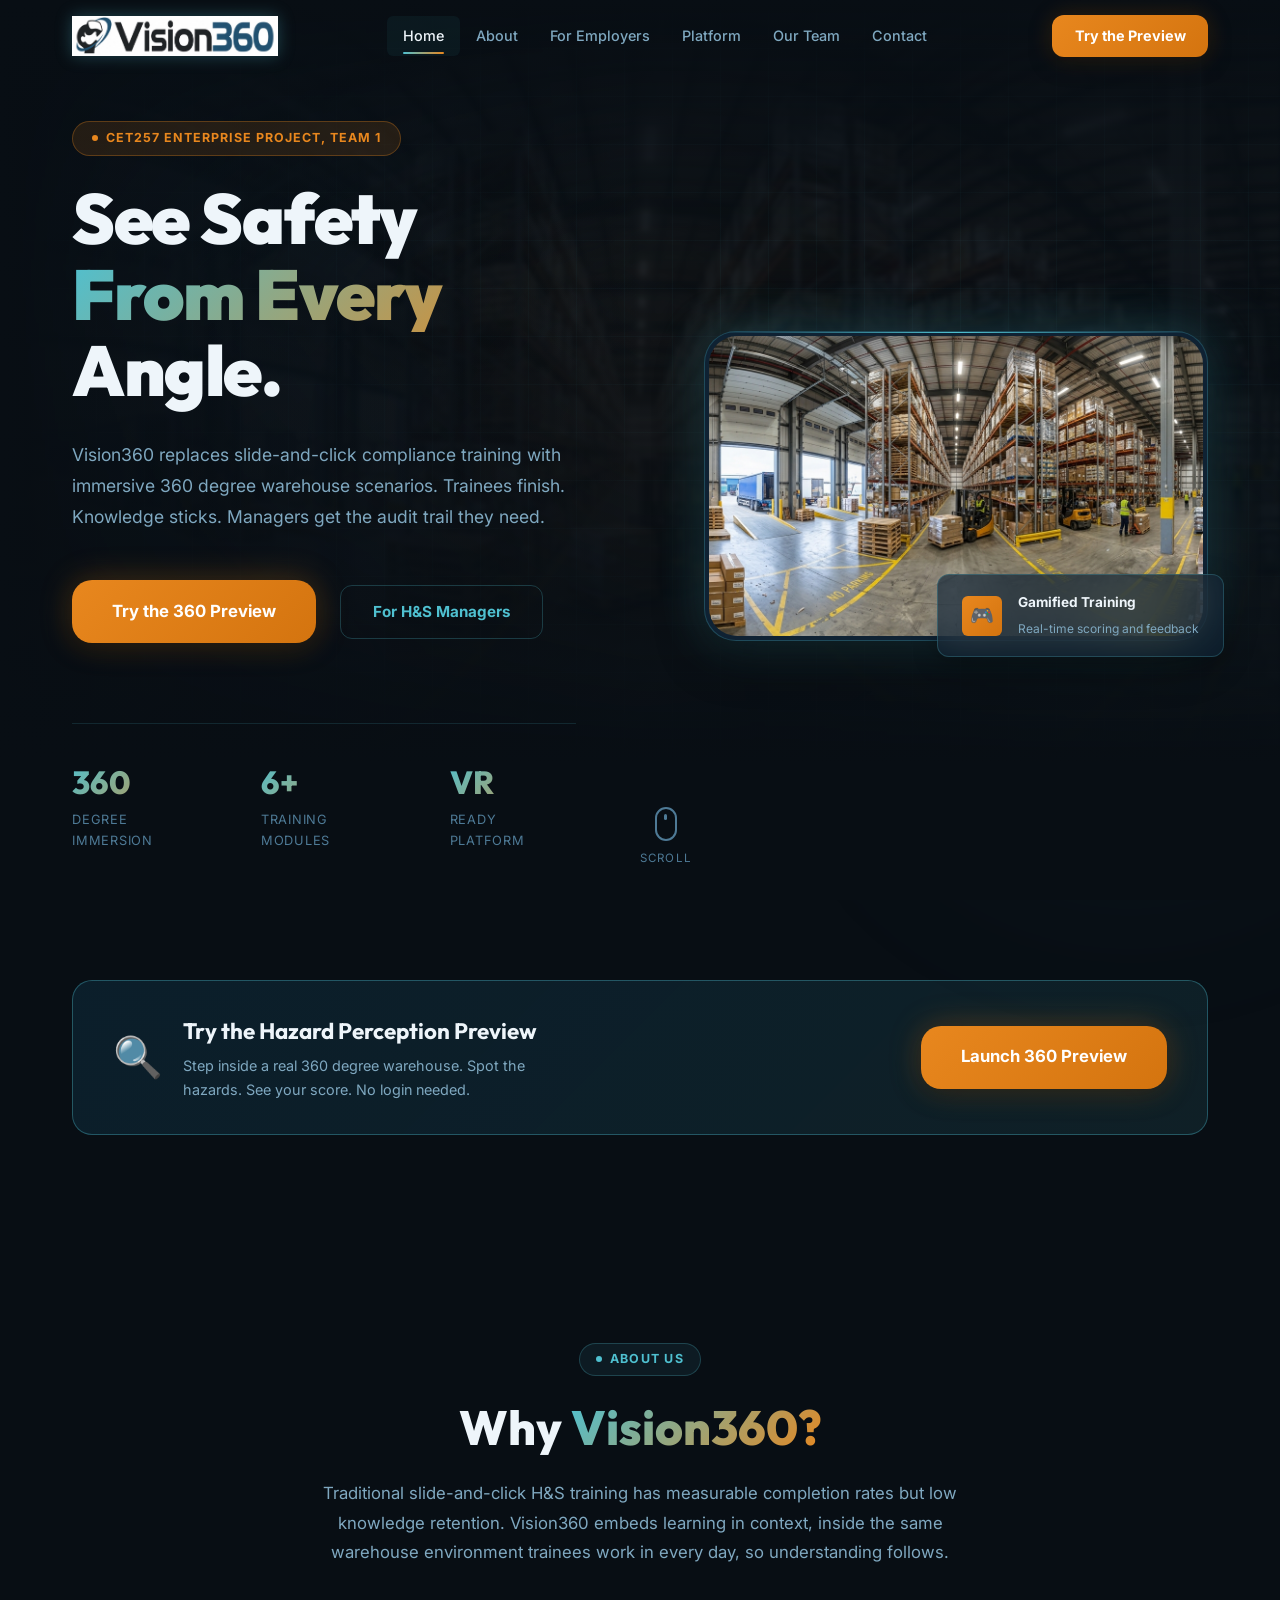
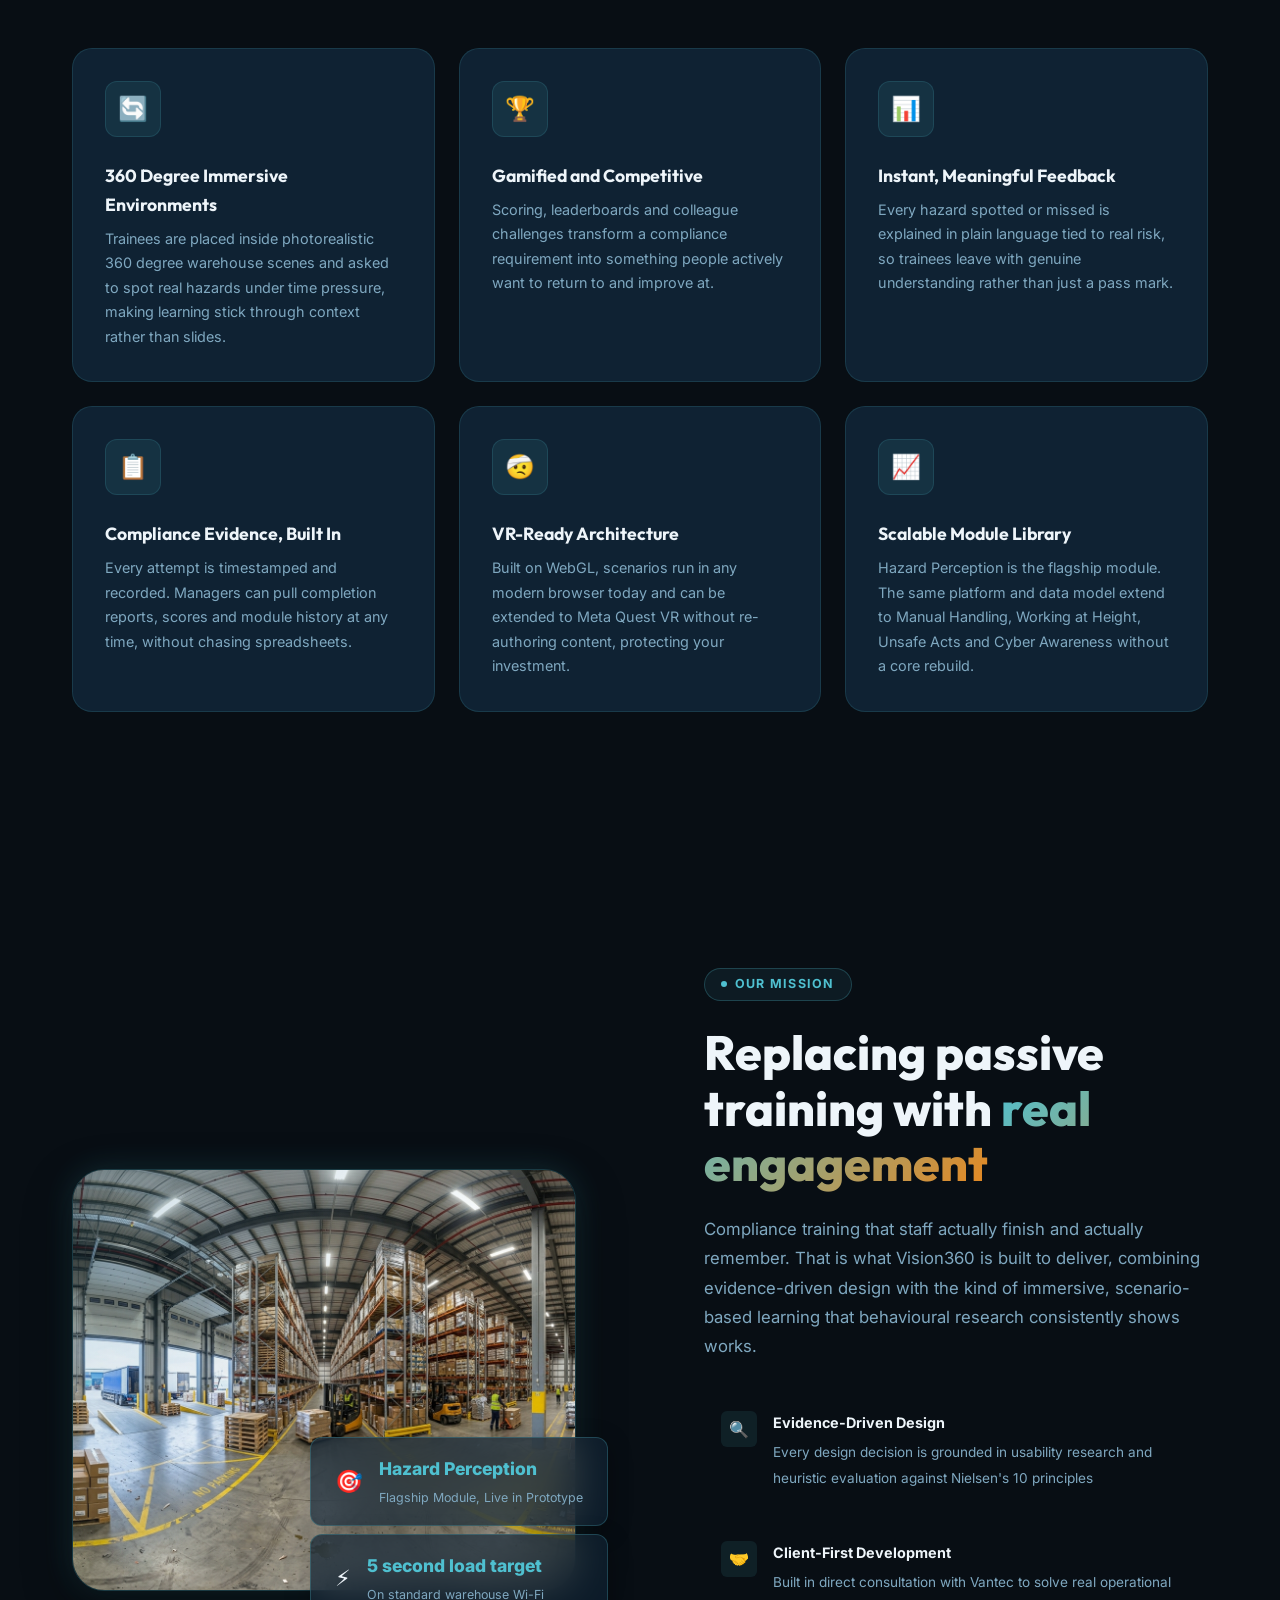
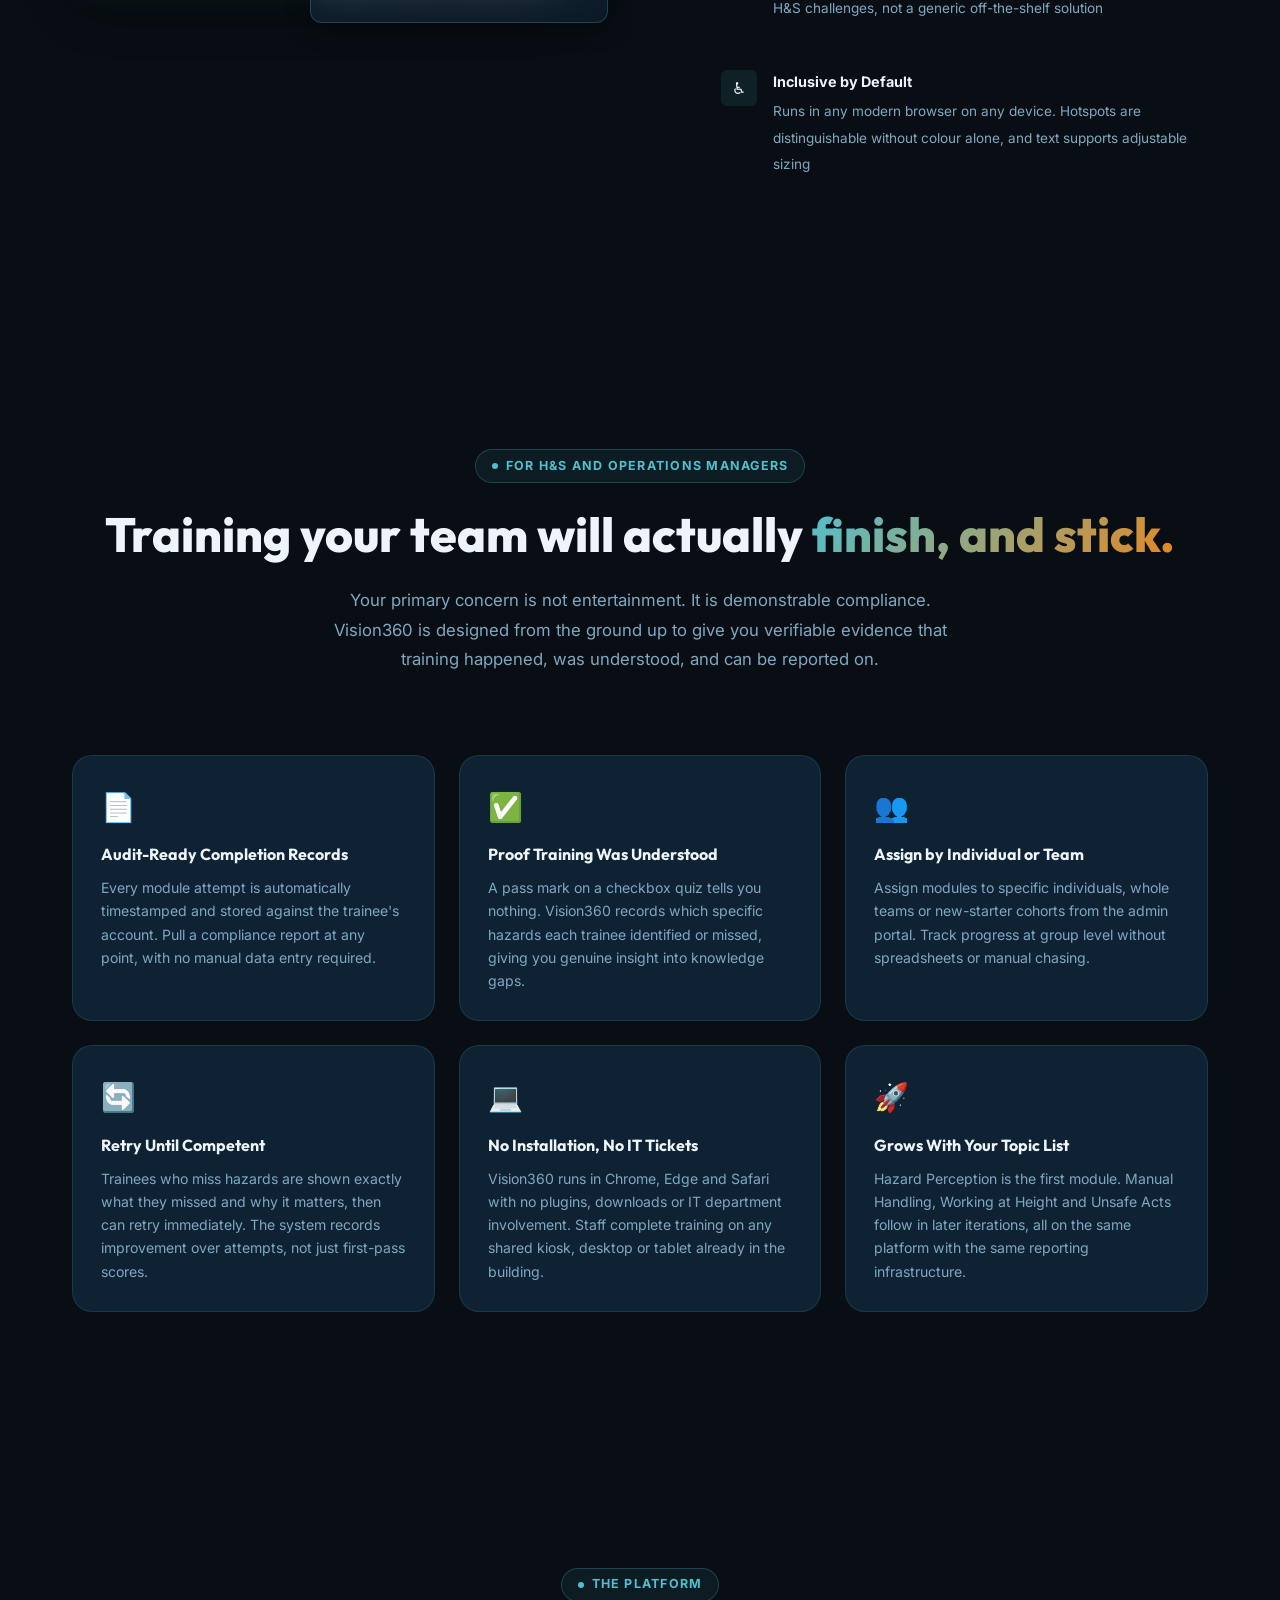
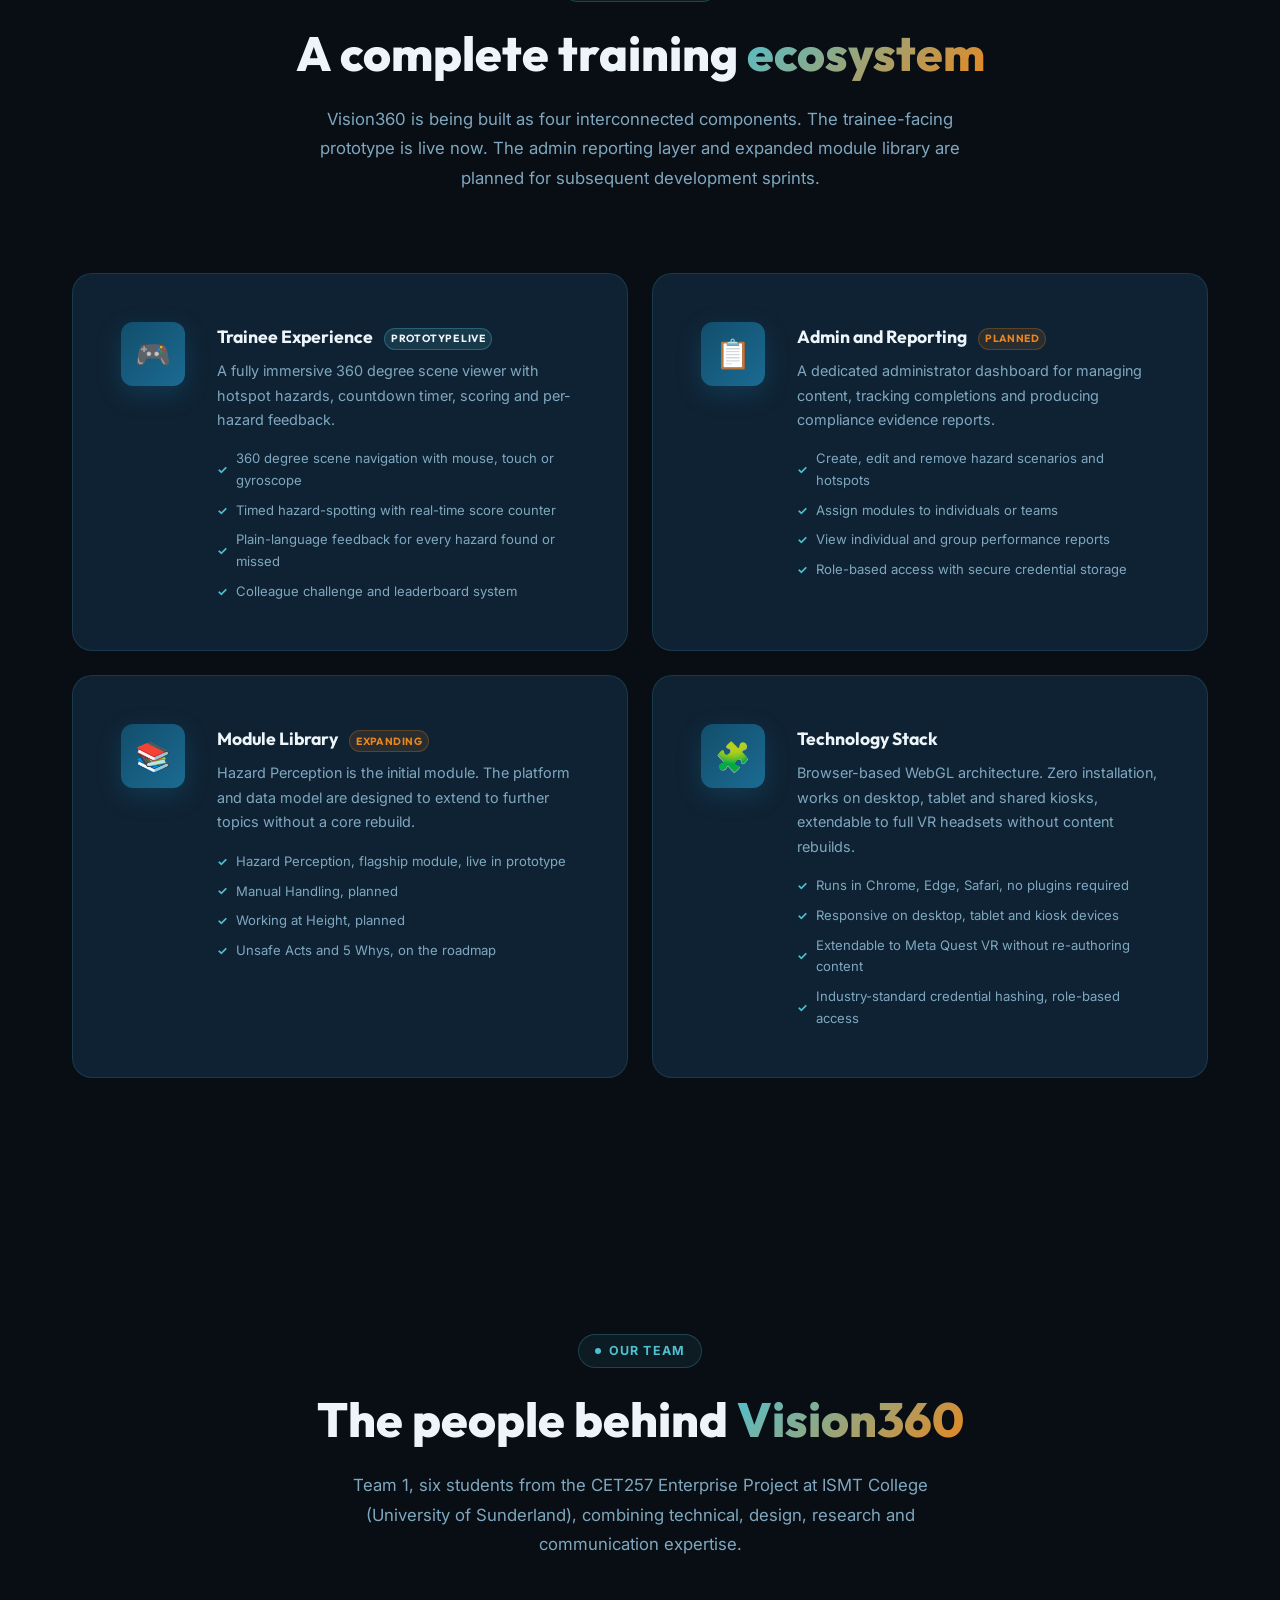
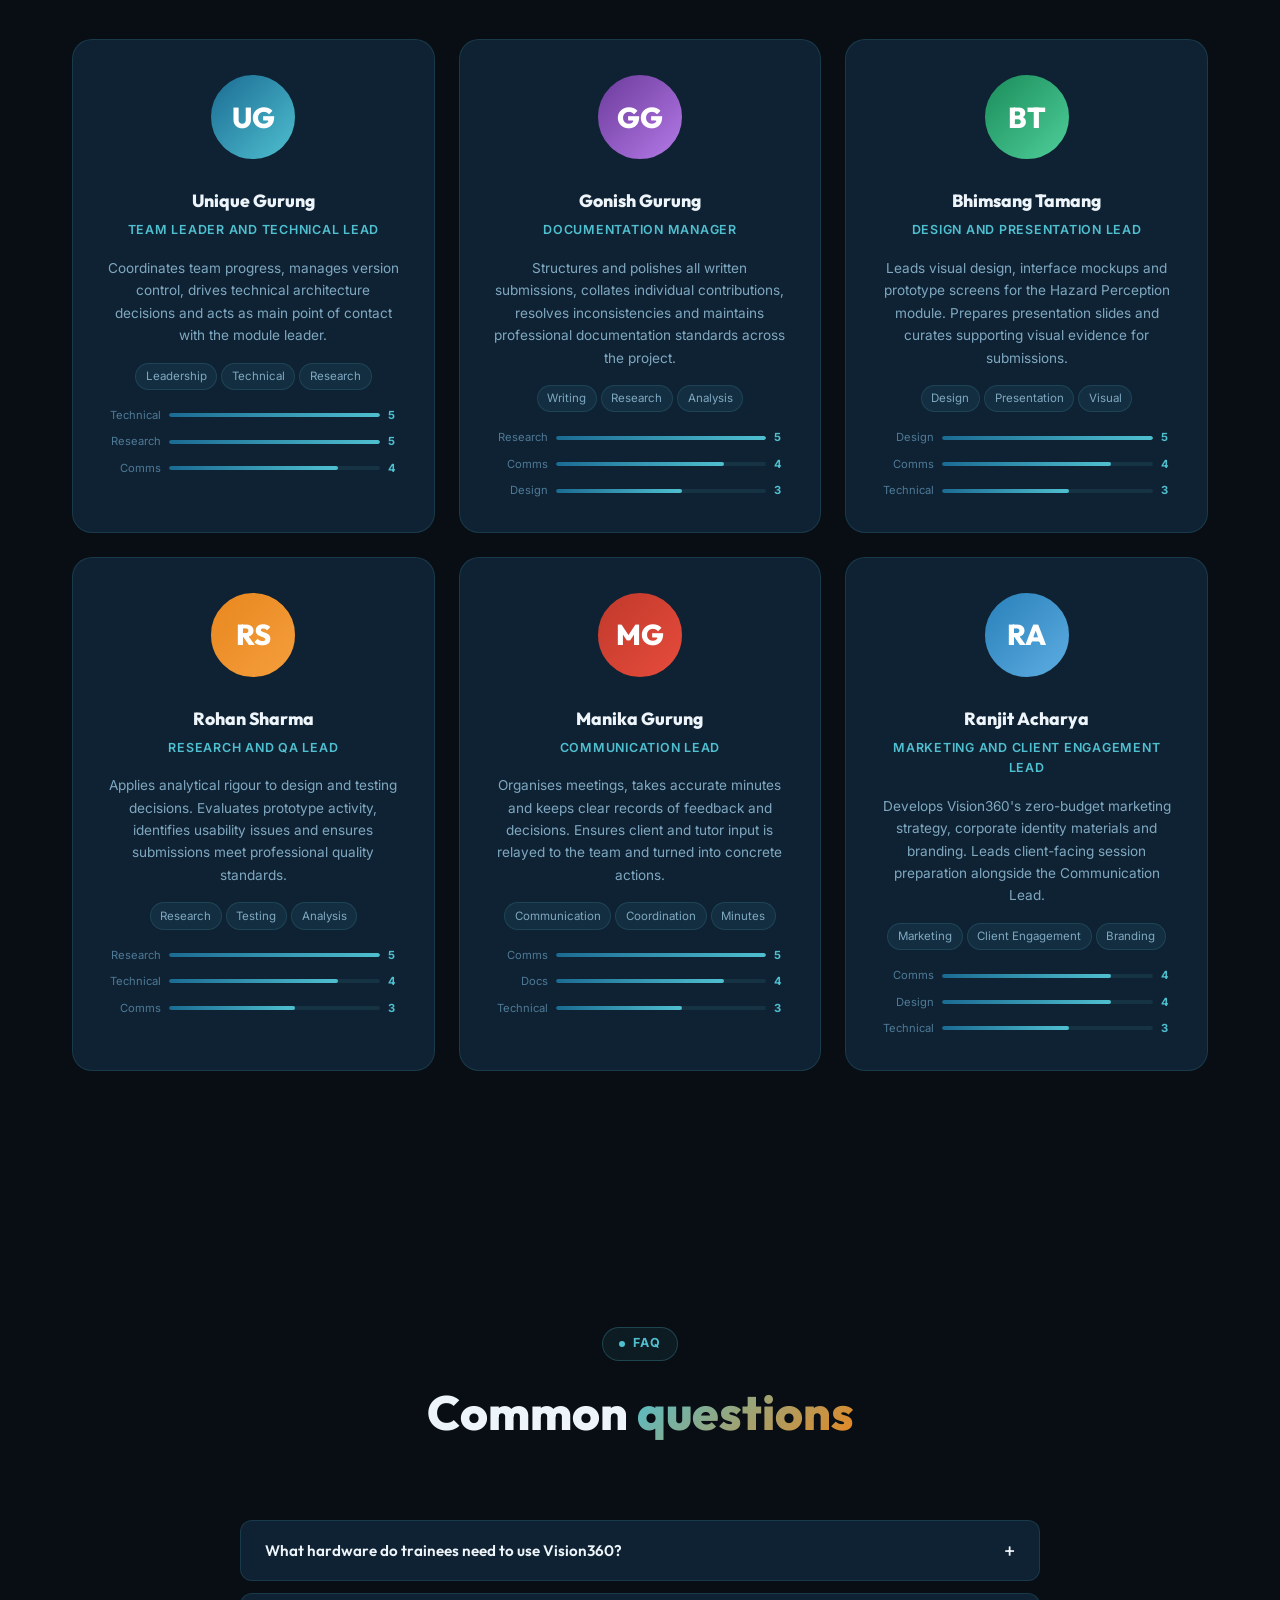
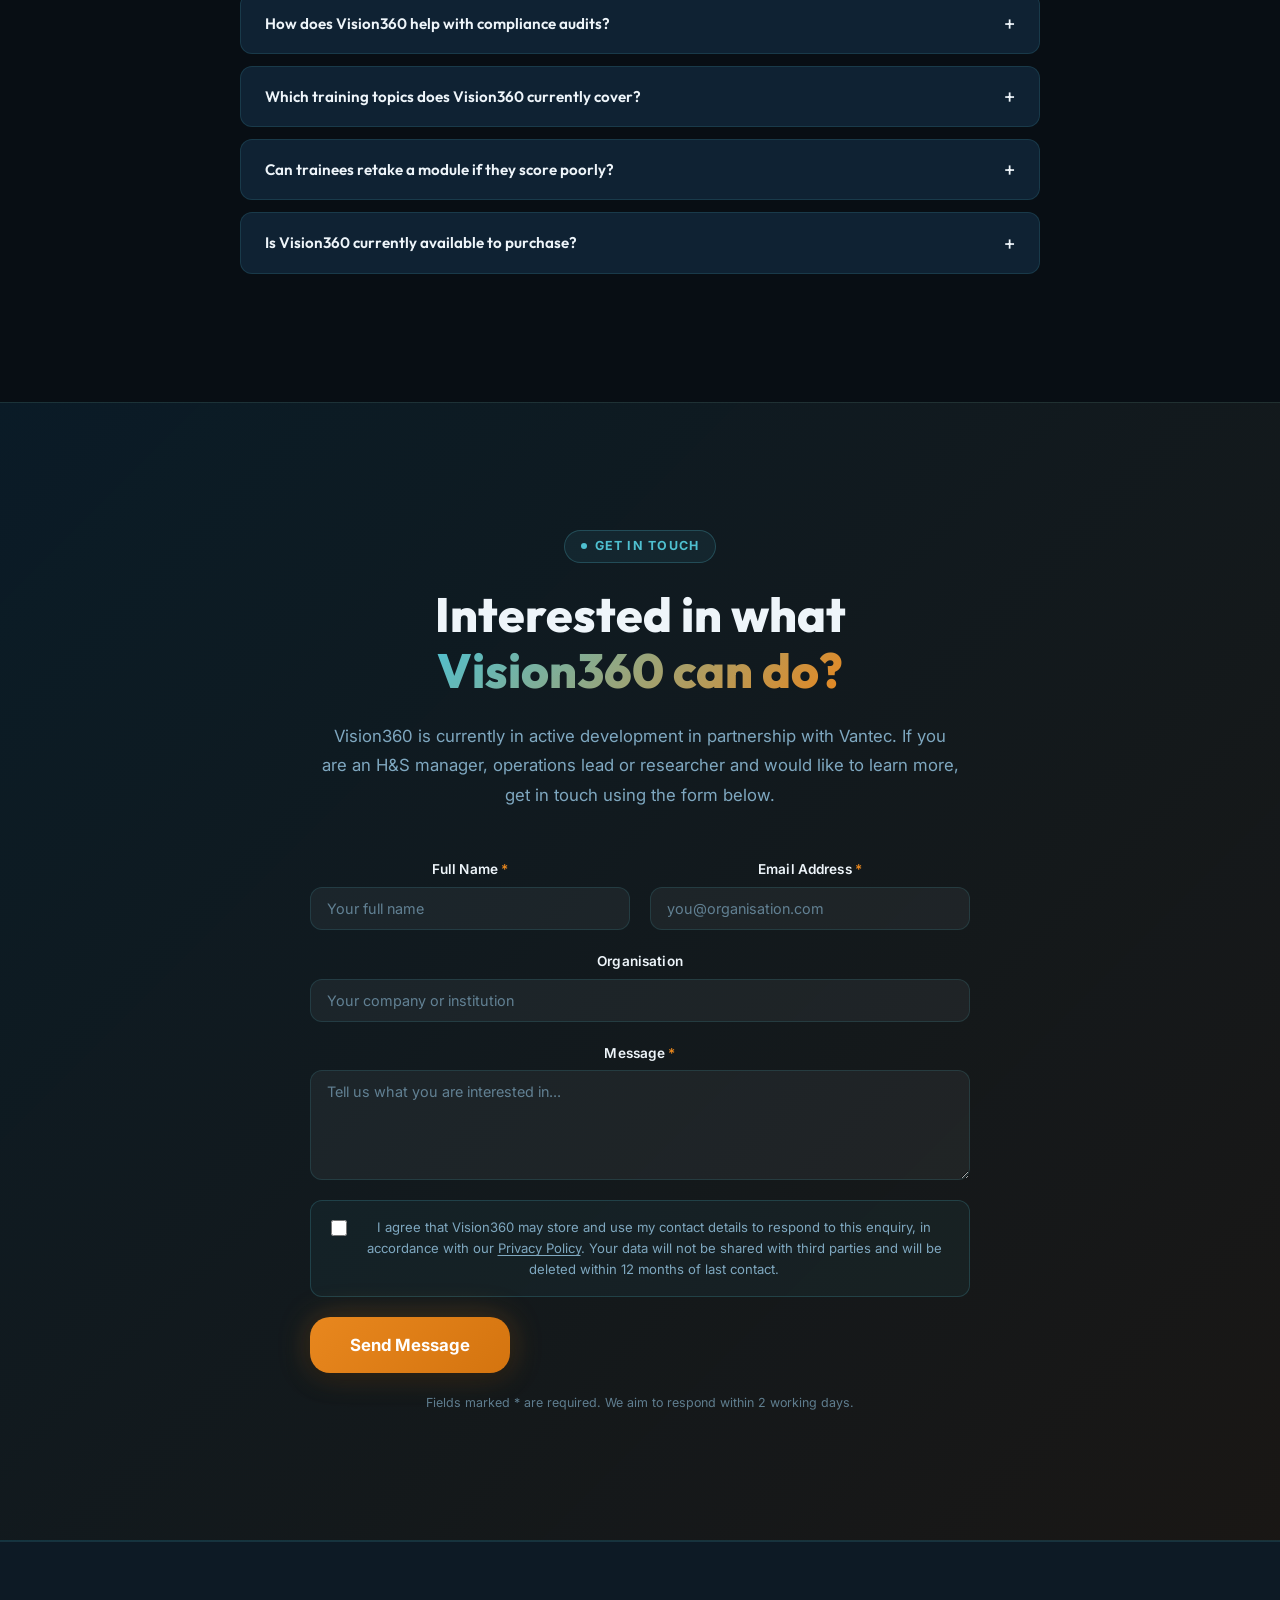
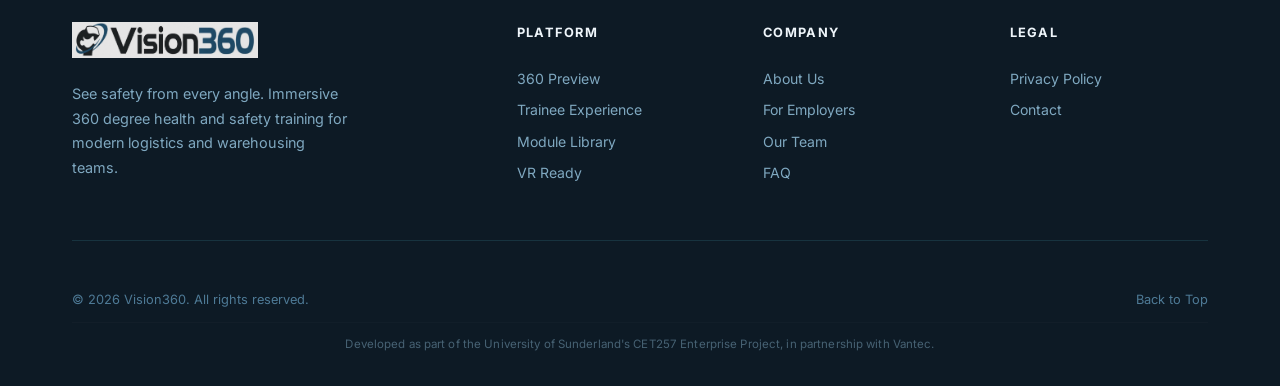
<file: index.html>
<!DOCTYPE html>
<html lang="en">
<head>
  <meta charset="UTF-8" />
  <meta name="viewport" content="width=device-width, initial-scale=1.0" />
  <title>Vision360 | See Safety From Every Angle</title>
  <meta name="description" content="Vision360 is an immersive 360 degree health and safety training platform for logistics and warehousing teams. Browser-based, gamified, and built for compliance assurance." />
  <meta name="keywords" content="Vision360, health and safety training, 360 degree training, warehouse safety, compliance training, logistics safety, gamified training, H&S compliance" />
  <meta property="og:title" content="Vision360 | See Safety From Every Angle" />
  <meta property="og:description" content="Transform workplace health and safety training with immersive 360 degree scenarios and compliance-grade completion tracking." />
  <link rel="stylesheet" href="css/style.css" />
  <link rel="preconnect" href="https://fonts.googleapis.com" />
  <link rel="preconnect" href="https://fonts.gstatic.com" crossorigin />
</head>
<body>

  <!-- Background Effects -->
  <div class="bg-grid" aria-hidden="true"></div>
  <div class="orb orb-1" aria-hidden="true"></div>
  <div class="orb orb-2" aria-hidden="true"></div>
  <div class="orb orb-3" aria-hidden="true"></div>

  <!-- NAVIGATION -->
  <header>
    <nav class="nav" id="main-nav" role="navigation" aria-label="Main navigation">
      <div class="nav-inner">
        <a href="#home" class="nav-logo" id="nav-logo-link" aria-label="Vision360 Home">
          <img src="assets/logo_landscape.png" alt="Vision360" id="nav-logo-img" />
        </a>
        <div class="nav-links" id="nav-links">
          <a href="#home" class="active" id="nav-home">Home</a>
          <a href="#about" id="nav-about">About</a>
          <a href="#employers" id="nav-employers">For Employers</a>
          <a href="#platform" id="nav-platform">Platform</a>
          <a href="#team" id="nav-team">Our Team</a>
          <a href="#contact" id="nav-contact">Contact</a>
        </div>
        <a href="#preview" class="nav-cta" id="nav-cta-btn">Try the Preview</a>
        <div class="nav-toggle" id="nav-toggle" aria-label="Open mobile menu" role="button" tabindex="0">
          <span></span><span></span><span></span>
        </div>
      </div>
    </nav>
    <nav class="nav-mobile" id="nav-mobile" aria-label="Mobile navigation">
      <a href="#home" id="mob-home">Home</a>
      <a href="#about" id="mob-about">About</a>
      <a href="#employers" id="mob-employers">For Employers</a>
      <a href="#platform" id="mob-platform">Platform</a>
      <a href="#team" id="mob-team">Our Team</a>
      <a href="#contact" id="mob-contact">Contact</a>
    </nav>
  </header>

  <!-- HERO -->
  <section class="hero" id="home" aria-label="Hero section">
    <div class="hero-bg">
      <img src="assets/warehouse_panorama.png" alt="" class="hero-bg-img" aria-hidden="true" />
      <div class="hero-bg-gradient" aria-hidden="true"></div>
    </div>
    <div class="container">
      <div class="hero-inner">
        <div class="hero-text">
          <div class="hero-badge" id="hero-badge">CET257 Enterprise Project, Team 1</div>
          <h1 class="hero-headline">
            <span class="line-1">See Safety</span>
            <span class="line-2">From Every</span>
            <span class="line-3">Angle.</span>
          </h1>
          <p class="hero-sub">
            Vision360 replaces slide-and-click compliance training with immersive 360 degree
            warehouse scenarios. Trainees finish. Knowledge sticks. Managers get the audit trail
            they need.
          </p>
          <div class="hero-actions">
            <a href="#preview" class="btn btn-accent btn-lg" id="hero-preview-btn">Try the 360 Preview</a>
            <a href="#employers" class="btn btn-outline" id="hero-employers-btn">For H&amp;S Managers</a>
          </div>
          <div class="hero-stats">
            <div class="hero-stat" id="hero-stat-1">
              <div class="hero-stat-value">360</div>
              <div class="hero-stat-label">Degree Immersion</div>
            </div>
            <div class="hero-stat" id="hero-stat-2">
              <div class="hero-stat-value">6+</div>
              <div class="hero-stat-label">Training Modules</div>
            </div>
            <div class="hero-stat" id="hero-stat-3">
              <div class="hero-stat-value">VR</div>
              <div class="hero-stat-label">Ready Platform</div>
            </div>
          </div>
        </div>
        <div class="hero-visual">
          <div class="hero-device">
            <div class="hero-device-frame">
              <img src="assets/warehouse_panorama.png" alt="Vision360 360 degree training interface preview" class="hero-device-img" id="hero-device-img" />
            </div>
            <div class="hero-device-badge">
              <div class="hero-device-badge-icon">&#127918;</div>
              <div class="hero-device-badge-text">
                <strong>Gamified Training</strong>
                <span>Real-time scoring and feedback</span>
              </div>
            </div>
          </div>
        </div>
      </div>
    </div>
    <div class="scroll-indicator" aria-hidden="true">
      <div class="scroll-mouse"></div>
      <span>Scroll</span>
    </div>
  </section>

  <!-- 360 DEGREE PREVIEW CTA -->
  <section class="section-sm" id="preview" aria-label="360 degree preview">
    <div class="container">
      <div class="preview-cta-banner reveal" id="preview-banner">
        <div class="preview-cta-left">
          <div class="preview-cta-icon">&#128269;</div>
          <div>
            <h2 class="preview-cta-title">Try the Hazard Perception Preview</h2>
            <p class="preview-cta-sub">Step inside a real 360 degree warehouse. Spot the hazards. See your score. No login needed.</p>
          </div>
        </div>
        <a href="preview.html" class="btn btn-accent btn-lg" id="preview-launch-btn" target="_blank" rel="noopener">
          Launch 360 Preview
        </a>
      </div>
    </div>
  </section>

  <!-- ABOUT -->
  <section class="section" id="about" aria-label="About Vision360">
    <div class="container">
      <div class="section-header reveal">
        <div class="section-label"><span class="dot"></span>About Us</div>
        <h2 class="section-title">Why <span class="gradient-text">Vision360?</span></h2>
        <p class="section-subtitle">
          Traditional slide-and-click H&amp;S training has measurable completion rates but low
          knowledge retention. Vision360 embeds learning in context, inside the same warehouse
          environment trainees work in every day, so understanding follows.
        </p>
      </div>
      <div class="features-grid stagger" id="features-grid">
        <div class="feature-card reveal" id="feat-360">
          <div class="feature-icon">&#128260;</div>
          <h3 class="feature-title">360 Degree Immersive Environments</h3>
          <p class="feature-desc">
            Trainees are placed inside photorealistic 360 degree warehouse scenes and asked to spot
            real hazards under time pressure, making learning stick through context rather than slides.
          </p>
        </div>
        <div class="feature-card reveal" id="feat-gamified">
          <div class="feature-icon">&#127942;</div>
          <h3 class="feature-title">Gamified and Competitive</h3>
          <p class="feature-desc">
            Scoring, leaderboards and colleague challenges transform a compliance requirement into
            something people actively want to return to and improve at.
          </p>
        </div>
        <div class="feature-card reveal" id="feat-feedback">
          <div class="feature-icon">&#128202;</div>
          <h3 class="feature-title">Instant, Meaningful Feedback</h3>
          <p class="feature-desc">
            Every hazard spotted or missed is explained in plain language tied to real risk, so
            trainees leave with genuine understanding rather than just a pass mark.
          </p>
        </div>
        <div class="feature-card reveal" id="feat-compliance">
          <div class="feature-icon">&#128203;</div>
          <h3 class="feature-title">Compliance Evidence, Built In</h3>
          <p class="feature-desc">
            Every attempt is timestamped and recorded. Managers can pull completion reports,
            scores and module history at any time, without chasing spreadsheets.
          </p>
        </div>
        <div class="feature-card reveal" id="feat-vr">
          <div class="feature-icon">&#129301;</div>
          <h3 class="feature-title">VR-Ready Architecture</h3>
          <p class="feature-desc">
            Built on WebGL, scenarios run in any modern browser today and can be extended to
            Meta Quest VR without re-authoring content, protecting your investment.
          </p>
        </div>
        <div class="feature-card reveal" id="feat-scale">
          <div class="feature-icon">&#128200;</div>
          <h3 class="feature-title">Scalable Module Library</h3>
          <p class="feature-desc">
            Hazard Perception is the flagship module. The same platform and data model extend
            to Manual Handling, Working at Height, Unsafe Acts and Cyber Awareness without a
            core rebuild.
          </p>
        </div>
      </div>
    </div>
  </section>

  <!-- MISSION -->
  <section class="section" id="mission" aria-label="Our mission">
    <div class="container">
      <div class="mission-grid">
        <div class="mission-visual reveal">
          <div class="mission-img-wrap">
            <img src="assets/warehouse_panorama.png" alt="Vision360 warehouse training environment" class="mission-img" id="mission-img" />
          </div>
          <div class="mission-stats-overlay">
            <div class="mission-stat-pill">
              <span class="stat-icon">&#127919;</span>
              <div class="stat-info">
                <strong>Hazard Perception</strong>
                <span>Flagship Module, Live in Prototype</span>
              </div>
            </div>
            <div class="mission-stat-pill">
              <span class="stat-icon">&#9889;</span>
              <div class="stat-info">
                <strong>5 second load target</strong>
                <span>On standard warehouse Wi-Fi</span>
              </div>
            </div>
          </div>
        </div>
        <div class="mission-content reveal">
          <div class="section-label"><span class="dot"></span>Our Mission</div>
          <h2 class="section-title">Replacing passive training with <span class="gradient-text">real engagement</span></h2>
          <p class="section-subtitle">
            Compliance training that staff actually finish and actually remember. That is what
            Vision360 is built to deliver, combining evidence-driven design with the kind of
            immersive, scenario-based learning that behavioural research consistently shows works.
          </p>
          <div class="mission-values">
            <div class="mission-value">
              <div class="mission-value-icon">&#128269;</div>
              <div class="mission-value-text">
                <strong>Evidence-Driven Design</strong>
                <span>Every design decision is grounded in usability research and heuristic evaluation against Nielsen's 10 principles</span>
              </div>
            </div>
            <div class="mission-value">
              <div class="mission-value-icon">&#129309;</div>
              <div class="mission-value-text">
                <strong>Client-First Development</strong>
                <span>Built in direct consultation with Vantec to solve real operational H&amp;S challenges, not a generic off-the-shelf solution</span>
              </div>
            </div>
            <div class="mission-value">
              <div class="mission-value-icon">&#9855;</div>
              <div class="mission-value-text">
                <strong>Inclusive by Default</strong>
                <span>Runs in any modern browser on any device. Hotspots are distinguishable without colour alone, and text supports adjustable sizing</span>
              </div>
            </div>
          </div>
        </div>
      </div>
    </div>
  </section>

  <!-- FOR EMPLOYERS / COMPLIANCE -->
  <section class="section" id="employers" aria-label="For H and S managers">
    <div class="container">
      <div class="section-header reveal">
        <div class="section-label"><span class="dot"></span>For H&amp;S and Operations Managers</div>
        <h2 class="section-title">Training your team will actually <span class="gradient-text">finish, and stick.</span></h2>
        <p class="section-subtitle">
          Your primary concern is not entertainment. It is demonstrable compliance. Vision360
          is designed from the ground up to give you verifiable evidence that training happened,
          was understood, and can be reported on.
        </p>
      </div>
      <div class="employers-grid stagger" id="employers-grid">
        <div class="employer-card reveal" id="emp-audit">
          <div class="employer-card-icon">&#128196;</div>
          <h3>Audit-Ready Completion Records</h3>
          <p>Every module attempt is automatically timestamped and stored against the trainee's account. Pull a compliance report at any point, with no manual data entry required.</p>
        </div>
        <div class="employer-card reveal" id="emp-evidence">
          <div class="employer-card-icon">&#9989;</div>
          <h3>Proof Training Was Understood</h3>
          <p>A pass mark on a checkbox quiz tells you nothing. Vision360 records which specific hazards each trainee identified or missed, giving you genuine insight into knowledge gaps.</p>
        </div>
        <div class="employer-card reveal" id="emp-assign">
          <div class="employer-card-icon">&#128101;</div>
          <h3>Assign by Individual or Team</h3>
          <p>Assign modules to specific individuals, whole teams or new-starter cohorts from the admin portal. Track progress at group level without spreadsheets or manual chasing.</p>
        </div>
        <div class="employer-card reveal" id="emp-retry">
          <div class="employer-card-icon">&#128260;</div>
          <h3>Retry Until Competent</h3>
          <p>Trainees who miss hazards are shown exactly what they missed and why it matters, then can retry immediately. The system records improvement over attempts, not just first-pass scores.</p>
        </div>
        <div class="employer-card reveal" id="emp-browser">
          <div class="employer-card-icon">&#128187;</div>
          <h3>No Installation, No IT Tickets</h3>
          <p>Vision360 runs in Chrome, Edge and Safari with no plugins, downloads or IT department involvement. Staff complete training on any shared kiosk, desktop or tablet already in the building.</p>
        </div>
        <div class="employer-card reveal" id="emp-scale">
          <div class="employer-card-icon">&#128640;</div>
          <h3>Grows With Your Topic List</h3>
          <p>Hazard Perception is the first module. Manual Handling, Working at Height and Unsafe Acts follow in later iterations, all on the same platform with the same reporting infrastructure.</p>
        </div>
      </div>
    </div>
  </section>

  <!-- PLATFORM -->
  <section class="section" id="platform" aria-label="Platform features">
    <div class="container">
      <div class="section-header reveal">
        <div class="section-label"><span class="dot"></span>The Platform</div>
        <h2 class="section-title">A complete training <span class="gradient-text">ecosystem</span></h2>
        <p class="section-subtitle">
          Vision360 is being built as four interconnected components. The trainee-facing
          prototype is live now. The admin reporting layer and expanded module library are
          planned for subsequent development sprints.
        </p>
      </div>
      <div class="services-grid stagger">
        <div class="service-card reveal" id="svc-trainee">
          <div class="service-icon-wrap">&#127918;</div>
          <div class="service-content">
            <h3>Trainee Experience <span class="svc-badge">Prototype Live</span></h3>
            <p>A fully immersive 360 degree scene viewer with hotspot hazards, countdown timer, scoring and per-hazard feedback.</p>
            <div class="service-features">
              <div class="service-feature">360 degree scene navigation with mouse, touch or gyroscope</div>
              <div class="service-feature">Timed hazard-spotting with real-time score counter</div>
              <div class="service-feature">Plain-language feedback for every hazard found or missed</div>
              <div class="service-feature">Colleague challenge and leaderboard system</div>
            </div>
          </div>
        </div>
        <div class="service-card reveal" id="svc-admin">
          <div class="service-icon-wrap">&#128203;</div>
          <div class="service-content">
            <h3>Admin and Reporting <span class="svc-badge svc-badge--planned">Planned</span></h3>
            <p>A dedicated administrator dashboard for managing content, tracking completions and producing compliance evidence reports.</p>
            <div class="service-features">
              <div class="service-feature">Create, edit and remove hazard scenarios and hotspots</div>
              <div class="service-feature">Assign modules to individuals or teams</div>
              <div class="service-feature">View individual and group performance reports</div>
              <div class="service-feature">Role-based access with secure credential storage</div>
            </div>
          </div>
        </div>
        <div class="service-card reveal" id="svc-modules">
          <div class="service-icon-wrap">&#128218;</div>
          <div class="service-content">
            <h3>Module Library <span class="svc-badge svc-badge--planned">Expanding</span></h3>
            <p>Hazard Perception is the initial module. The platform and data model are designed to extend to further topics without a core rebuild.</p>
            <div class="service-features">
              <div class="service-feature">Hazard Perception, flagship module, live in prototype</div>
              <div class="service-feature">Manual Handling, planned</div>
              <div class="service-feature">Working at Height, planned</div>
              <div class="service-feature">Unsafe Acts and 5 Whys, on the roadmap</div>
            </div>
          </div>
        </div>
        <div class="service-card reveal" id="svc-tech">
          <div class="service-icon-wrap">&#129513;</div>
          <div class="service-content">
            <h3>Technology Stack</h3>
            <p>Browser-based WebGL architecture. Zero installation, works on desktop, tablet and shared kiosks, extendable to full VR headsets without content rebuilds.</p>
            <div class="service-features">
              <div class="service-feature">Runs in Chrome, Edge, Safari, no plugins required</div>
              <div class="service-feature">Responsive on desktop, tablet and kiosk devices</div>
              <div class="service-feature">Extendable to Meta Quest VR without re-authoring content</div>
              <div class="service-feature">Industry-standard credential hashing, role-based access</div>
            </div>
          </div>
        </div>
      </div>
    </div>
  </section>

  <!-- TEAM -->
  <section class="section" id="team" aria-label="Meet the team">
    <div class="container">
      <div class="section-header reveal">
        <div class="section-label"><span class="dot"></span>Our Team</div>
        <h2 class="section-title">The people behind <span class="gradient-text">Vision360</span></h2>
        <p class="section-subtitle">
          Team 1, six students from the CET257 Enterprise Project at ISMT College (University of Sunderland),
          combining technical, design, research and communication expertise.
        </p>
      </div>
      <div class="team-grid stagger" id="team-grid">

        <div class="team-card reveal" id="team-unique">
          <div class="team-avatar">
            <div class="team-avatar-ring"></div>
            <div class="team-avatar-inner">UG</div>
          </div>
          <div class="team-name">Unique Gurung</div>
          <div class="team-role">Team Leader and Technical Lead</div>
          <p class="team-bio">Coordinates team progress, manages version control, drives technical architecture decisions and acts as main point of contact with the module leader.</p>
          <div class="team-skills">
            <span class="team-skill-tag">Leadership</span>
            <span class="team-skill-tag">Technical</span>
            <span class="team-skill-tag">Research</span>
          </div>
          <div class="skill-bars">
            <div class="skill-bar-row">
              <span class="skill-bar-label">Technical</span>
              <div class="skill-bar-track"><div class="skill-bar-fill" data-width="100"></div></div>
              <span class="skill-bar-val">5</span>
            </div>
            <div class="skill-bar-row">
              <span class="skill-bar-label">Research</span>
              <div class="skill-bar-track"><div class="skill-bar-fill" data-width="100"></div></div>
              <span class="skill-bar-val">5</span>
            </div>
            <div class="skill-bar-row">
              <span class="skill-bar-label">Comms</span>
              <div class="skill-bar-track"><div class="skill-bar-fill" data-width="80"></div></div>
              <span class="skill-bar-val">4</span>
            </div>
          </div>
        </div>

        <div class="team-card reveal" id="team-gonish">
          <div class="team-avatar">
            <div class="team-avatar-ring"></div>
            <div class="team-avatar-inner">GG</div>
          </div>
          <div class="team-name">Gonish Gurung</div>
          <div class="team-role">Documentation Manager</div>
          <p class="team-bio">Structures and polishes all written submissions, collates individual contributions, resolves inconsistencies and maintains professional documentation standards across the project.</p>
          <div class="team-skills">
            <span class="team-skill-tag">Writing</span>
            <span class="team-skill-tag">Research</span>
            <span class="team-skill-tag">Analysis</span>
          </div>
          <div class="skill-bars">
            <div class="skill-bar-row">
              <span class="skill-bar-label">Research</span>
              <div class="skill-bar-track"><div class="skill-bar-fill" data-width="100"></div></div>
              <span class="skill-bar-val">5</span>
            </div>
            <div class="skill-bar-row">
              <span class="skill-bar-label">Comms</span>
              <div class="skill-bar-track"><div class="skill-bar-fill" data-width="80"></div></div>
              <span class="skill-bar-val">4</span>
            </div>
            <div class="skill-bar-row">
              <span class="skill-bar-label">Design</span>
              <div class="skill-bar-track"><div class="skill-bar-fill" data-width="60"></div></div>
              <span class="skill-bar-val">3</span>
            </div>
          </div>
        </div>

        <div class="team-card reveal" id="team-bhimsang">
          <div class="team-avatar">
            <div class="team-avatar-ring"></div>
            <div class="team-avatar-inner">BT</div>
          </div>
          <div class="team-name">Bhimsang Tamang</div>
          <div class="team-role">Design and Presentation Lead</div>
          <p class="team-bio">Leads visual design, interface mockups and prototype screens for the Hazard Perception module. Prepares presentation slides and curates supporting visual evidence for submissions.</p>
          <div class="team-skills">
            <span class="team-skill-tag">Design</span>
            <span class="team-skill-tag">Presentation</span>
            <span class="team-skill-tag">Visual</span>
          </div>
          <div class="skill-bars">
            <div class="skill-bar-row">
              <span class="skill-bar-label">Design</span>
              <div class="skill-bar-track"><div class="skill-bar-fill" data-width="100"></div></div>
              <span class="skill-bar-val">5</span>
            </div>
            <div class="skill-bar-row">
              <span class="skill-bar-label">Comms</span>
              <div class="skill-bar-track"><div class="skill-bar-fill" data-width="80"></div></div>
              <span class="skill-bar-val">4</span>
            </div>
            <div class="skill-bar-row">
              <span class="skill-bar-label">Technical</span>
              <div class="skill-bar-track"><div class="skill-bar-fill" data-width="60"></div></div>
              <span class="skill-bar-val">3</span>
            </div>
          </div>
        </div>

        <div class="team-card reveal" id="team-rohan">
          <div class="team-avatar">
            <div class="team-avatar-ring"></div>
            <div class="team-avatar-inner">RS</div>
          </div>
          <div class="team-name">Rohan Sharma</div>
          <div class="team-role">Research and QA Lead</div>
          <p class="team-bio">Applies analytical rigour to design and testing decisions. Evaluates prototype activity, identifies usability issues and ensures submissions meet professional quality standards.</p>
          <div class="team-skills">
            <span class="team-skill-tag">Research</span>
            <span class="team-skill-tag">Testing</span>
            <span class="team-skill-tag">Analysis</span>
          </div>
          <div class="skill-bars">
            <div class="skill-bar-row">
              <span class="skill-bar-label">Research</span>
              <div class="skill-bar-track"><div class="skill-bar-fill" data-width="100"></div></div>
              <span class="skill-bar-val">5</span>
            </div>
            <div class="skill-bar-row">
              <span class="skill-bar-label">Technical</span>
              <div class="skill-bar-track"><div class="skill-bar-fill" data-width="80"></div></div>
              <span class="skill-bar-val">4</span>
            </div>
            <div class="skill-bar-row">
              <span class="skill-bar-label">Comms</span>
              <div class="skill-bar-track"><div class="skill-bar-fill" data-width="60"></div></div>
              <span class="skill-bar-val">3</span>
            </div>
          </div>
        </div>

        <div class="team-card reveal" id="team-manika">
          <div class="team-avatar">
            <div class="team-avatar-ring"></div>
            <div class="team-avatar-inner">MG</div>
          </div>
          <div class="team-name">Manika Gurung</div>
          <div class="team-role">Communication Lead</div>
          <p class="team-bio">Organises meetings, takes accurate minutes and keeps clear records of feedback and decisions. Ensures client and tutor input is relayed to the team and turned into concrete actions.</p>
          <div class="team-skills">
            <span class="team-skill-tag">Communication</span>
            <span class="team-skill-tag">Coordination</span>
            <span class="team-skill-tag">Minutes</span>
          </div>
          <div class="skill-bars">
            <div class="skill-bar-row">
              <span class="skill-bar-label">Comms</span>
              <div class="skill-bar-track"><div class="skill-bar-fill" data-width="100"></div></div>
              <span class="skill-bar-val">5</span>
            </div>
            <div class="skill-bar-row">
              <span class="skill-bar-label">Docs</span>
              <div class="skill-bar-track"><div class="skill-bar-fill" data-width="80"></div></div>
              <span class="skill-bar-val">4</span>
            </div>
            <div class="skill-bar-row">
              <span class="skill-bar-label">Technical</span>
              <div class="skill-bar-track"><div class="skill-bar-fill" data-width="60"></div></div>
              <span class="skill-bar-val">3</span>
            </div>
          </div>
        </div>

        <div class="team-card reveal" id="team-ranjit">
          <div class="team-avatar">
            <div class="team-avatar-ring"></div>
            <div class="team-avatar-inner">RA</div>
          </div>
          <div class="team-name">Ranjit Acharya</div>
          <div class="team-role">Marketing and Client Engagement Lead</div>
          <p class="team-bio">Develops Vision360's zero-budget marketing strategy, corporate identity materials and branding. Leads client-facing session preparation alongside the Communication Lead.</p>
          <div class="team-skills">
            <span class="team-skill-tag">Marketing</span>
            <span class="team-skill-tag">Client Engagement</span>
            <span class="team-skill-tag">Branding</span>
          </div>
          <div class="skill-bars">
            <div class="skill-bar-row">
              <span class="skill-bar-label">Comms</span>
              <div class="skill-bar-track"><div class="skill-bar-fill" data-width="80"></div></div>
              <span class="skill-bar-val">4</span>
            </div>
            <div class="skill-bar-row">
              <span class="skill-bar-label">Design</span>
              <div class="skill-bar-track"><div class="skill-bar-fill" data-width="80"></div></div>
              <span class="skill-bar-val">4</span>
            </div>
            <div class="skill-bar-row">
              <span class="skill-bar-label">Technical</span>
              <div class="skill-bar-track"><div class="skill-bar-fill" data-width="60"></div></div>
              <span class="skill-bar-val">3</span>
            </div>
          </div>
        </div>

      </div>
    </div>
  </section>

  <!-- FAQ -->
  <section class="section" id="faq" aria-label="Frequently asked questions">
    <div class="container">
      <div class="section-header reveal">
        <div class="section-label"><span class="dot"></span>FAQ</div>
        <h2 class="section-title">Common <span class="gradient-text">questions</span></h2>
      </div>
      <div class="faq-list reveal stagger" id="faq-list">

        <div class="faq-item" id="faq-1">
          <button class="faq-q" id="faq-btn-1" aria-expanded="false" aria-controls="faq-a-1">
            What hardware do trainees need to use Vision360?
            <span class="faq-chevron" aria-hidden="true">+</span>
          </button>
          <div class="faq-a" id="faq-a-1" role="region" aria-labelledby="faq-btn-1" hidden>
            <p>Nothing beyond a standard device with a modern browser. Vision360 runs in Chrome, Edge and Safari on desktop and tablet with no plugins or downloads. For organisations that want to move to full VR, the same content is compatible with Meta Quest headsets without being re-authored.</p>
          </div>
        </div>

        <div class="faq-item" id="faq-2">
          <button class="faq-q" id="faq-btn-2" aria-expanded="false" aria-controls="faq-a-2">
            How does Vision360 help with compliance audits?
            <span class="faq-chevron" aria-hidden="true">+</span>
          </button>
          <div class="faq-a" id="faq-a-2" role="region" aria-labelledby="faq-btn-2" hidden>
            <p>Every module attempt is automatically timestamped and linked to the trainee's account. The admin portal lets managers export completion records, individual scores and module history in a format suitable for H&amp;S audit evidence. No manual data entry is involved.</p>
          </div>
        </div>

        <div class="faq-item" id="faq-3">
          <button class="faq-q" id="faq-btn-3" aria-expanded="false" aria-controls="faq-a-3">
            Which training topics does Vision360 currently cover?
            <span class="faq-chevron" aria-hidden="true">+</span>
          </button>
          <div class="faq-a" id="faq-a-3" role="region" aria-labelledby="faq-btn-3" hidden>
            <p>The current prototype focuses on Hazard Perception, which covers identifying workplace hazards in a 360 degree warehouse environment. The platform is architected to expand to Manual Handling, Working at Height, Unsafe Acts, 5 Whys root cause analysis and Cyber Awareness in subsequent development iterations without requiring a platform rebuild.</p>
          </div>
        </div>

        <div class="faq-item" id="faq-4">
          <button class="faq-q" id="faq-btn-4" aria-expanded="false" aria-controls="faq-a-4">
            Can trainees retake a module if they score poorly?
            <span class="faq-chevron" aria-hidden="true">+</span>
          </button>
          <div class="faq-a" id="faq-a-4" role="region" aria-labelledby="faq-btn-4" hidden>
            <p>Yes. After each attempt, trainees receive plain-language feedback on every hazard they missed and why it matters. They can then replay the same scenario immediately. All attempts are recorded, so managers can see improvement over time rather than just a first-pass score.</p>
          </div>
        </div>

        <div class="faq-item" id="faq-5">
          <button class="faq-q" id="faq-btn-5" aria-expanded="false" aria-controls="faq-a-5">
            Is Vision360 currently available to purchase?
            <span class="faq-chevron" aria-hidden="true">+</span>
          </button>
          <div class="faq-a" id="faq-a-5" role="region" aria-labelledby="faq-btn-5" hidden>
            <p>Vision360 is currently in active development as part of a university enterprise project, built in direct partnership with Vantec. A prototype demonstrating the core Hazard Perception experience is available to preview via the link on this page. If you are interested in the project or want to discuss the platform, please use the contact form below.</p>
          </div>
        </div>

      </div>
    </div>
  </section>

  <!-- CONTACT WITH GDPR FORM -->
  <section class="section cta-section" id="contact" aria-label="Contact Vision360">
    <div class="cta-bg"></div>
    <div class="container">
      <div class="cta-content reveal">
        <div class="section-label" style="display:inline-flex;"><span class="dot"></span>Get In Touch</div>
        <h2 class="section-title">Interested in what<br /><span class="gradient-text">Vision360 can do?</span></h2>
        <p class="section-subtitle">
          Vision360 is currently in active development in partnership with Vantec.
          If you are an H&amp;S manager, operations lead or researcher and would like to
          learn more, get in touch using the form below.
        </p>

        <form class="contact-form" id="contact-form" novalidate aria-label="Contact form">
          <div class="form-row">
            <div class="form-group">
              <label for="contact-name" class="form-label">Full Name <span aria-hidden="true">*</span></label>
              <input type="text" id="contact-name" name="name" class="form-input" placeholder="Your full name" required autocomplete="name" />
            </div>
            <div class="form-group">
              <label for="contact-email" class="form-label">Email Address <span aria-hidden="true">*</span></label>
              <input type="email" id="contact-email" name="email" class="form-input" placeholder="you@organisation.com" required autocomplete="email" />
            </div>
          </div>
          <div class="form-group">
            <label for="contact-org" class="form-label">Organisation</label>
            <input type="text" id="contact-org" name="organisation" class="form-input" placeholder="Your company or institution" autocomplete="organization" />
          </div>
          <div class="form-group">
            <label for="contact-msg" class="form-label">Message <span aria-hidden="true">*</span></label>
            <textarea id="contact-msg" name="message" class="form-input form-textarea" placeholder="Tell us what you are interested in..." required rows="4"></textarea>
          </div>

          <div class="form-gdpr" id="gdpr-section">
            <label class="gdpr-label" for="gdpr-consent">
              <input type="checkbox" id="gdpr-consent" name="gdpr" required class="gdpr-checkbox" />
              <span>I agree that Vision360 may store and use my contact details to respond to this enquiry, in accordance with our
                <a href="#privacy" class="gdpr-link" id="privacy-link">Privacy Policy</a>.
                Your data will not be shared with third parties and will be deleted within 12 months of last contact.
              </span>
            </label>
          </div>

          <div class="form-actions">
            <button type="submit" class="btn btn-accent btn-lg" id="form-submit-btn">Send Message</button>
          </div>
          <p class="form-note" id="form-note">Fields marked * are required. We aim to respond within 2 working days.</p>
          <div class="form-success" id="form-success" hidden role="alert">
            <span>&#10003;</span> Thank you, your message has been sent. We will be in touch shortly.
          </div>
        </form>
      </div>
    </div>
  </section>

  <!-- FOOTER -->
  <footer class="footer" id="footer">
    <div class="container">
      <div class="footer-grid">
        <div class="footer-brand">
          <img src="assets/logo_landscape.png" alt="Vision360" id="footer-logo" />
          <p>See safety from every angle. Immersive 360 degree health and safety training for modern logistics and warehousing teams.</p>
        </div>
        <div class="footer-col">
          <h4>Platform</h4>
          <a href="#preview" id="footer-preview-link">360 Preview</a>
          <a href="#platform" id="footer-trainee-link">Trainee Experience</a>
          <a href="#platform" id="footer-modules-link">Module Library</a>
          <a href="#platform" id="footer-vr-link">VR Ready</a>
        </div>
        <div class="footer-col">
          <h4>Company</h4>
          <a href="#about" id="footer-about-link">About Us</a>
          <a href="#employers" id="footer-employers-link">For Employers</a>
          <a href="#team" id="footer-team-link">Our Team</a>
          <a href="#faq" id="footer-faq-link">FAQ</a>
        </div>
        <div class="footer-col">
          <h4>Legal</h4>
          <a href="#privacy" id="footer-privacy-link">Privacy Policy</a>
          <a href="#contact" id="footer-contact-link">Contact</a>
        </div>
      </div>
      <div class="footer-bottom">
        <p>&copy; 2026 Vision360. All rights reserved.</p>
        <div class="footer-bottom-links">
          <a href="#home" id="footer-back-top">Back to Top</a>
        </div>
      </div>
      <p class="footer-credit" id="footer-credit">
        Developed as part of the University of Sunderland's CET257 Enterprise Project, in partnership with Vantec.
      </p>
    </div>
  </footer>

  <script src="js/main.js"></script>
</body>
</html>
</file>
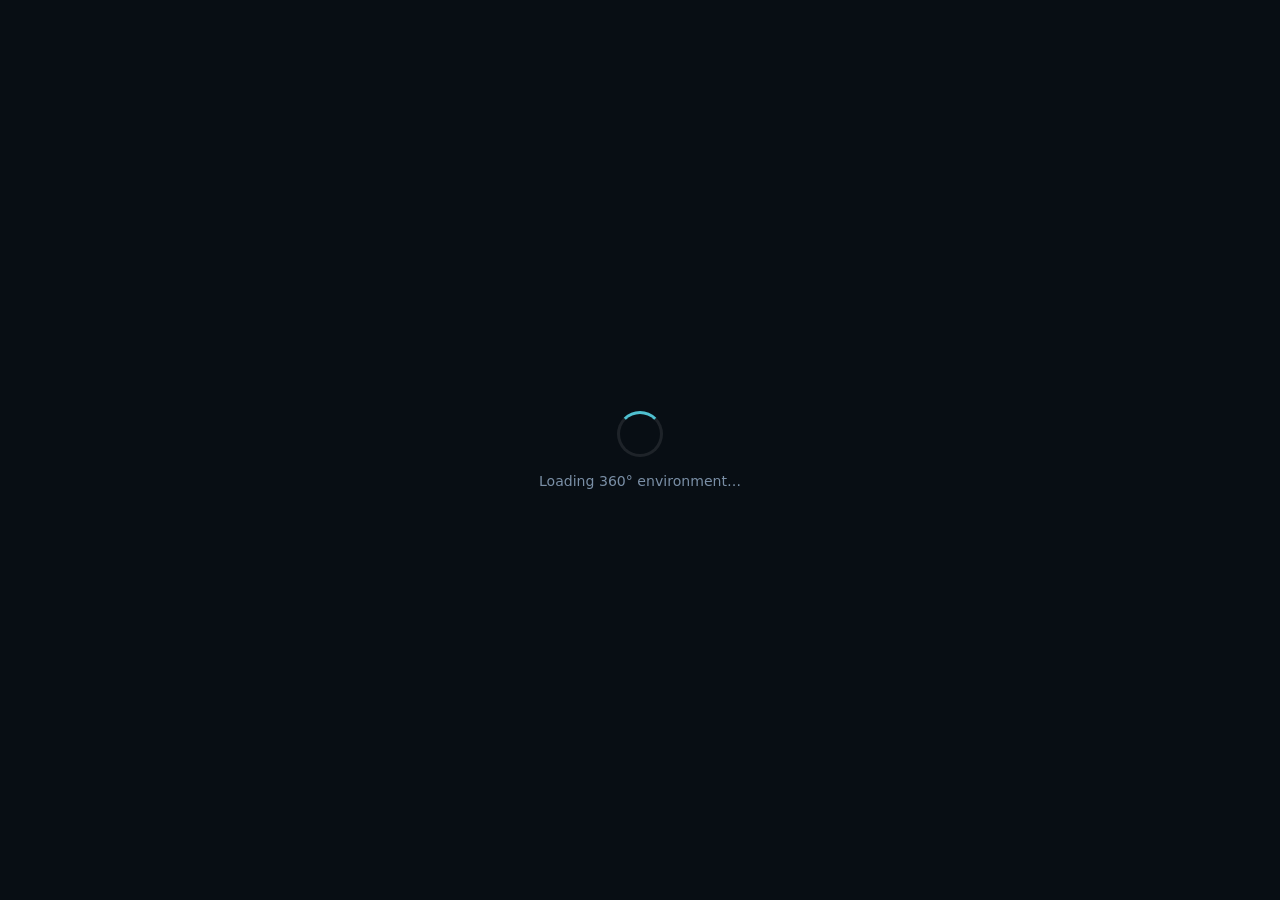
<file: preview.html>
<!DOCTYPE html>
<html lang="en">
<head>
  <meta charset="UTF-8" />
  <meta name="viewport" content="width=device-width, initial-scale=1.0" />
  <title>Vision360 | Hazard Perception Demo</title>
  <meta name="description" content="Try the Vision360 Hazard Perception demo. Step inside a 360 degree warehouse and identify real safety hazards." />
  <script src="https://aframe.io/releases/1.4.2/aframe.min.js"></script>
  <style>
    *,*::before,*::after{box-sizing:border-box;margin:0;padding:0}
    :root{
      --bg:#080E14;--primary:#1B6B93;--secondary:#4FC0D0;
      --accent:#E8871E;--text:#EEF2F7;--muted:#7A8FA6;
      --border:rgba(255,255,255,0.09);--card:rgba(255,255,255,0.04);
      --ff:'Segoe UI',system-ui,sans-serif;--r:12px;
    }
    html,body{width:100%;height:100%;overflow:hidden;background:var(--bg);font-family:var(--ff);color:var(--text);}

    /* A-Frame scene fills the background */
    a-scene{position:fixed;inset:0;z-index:1;}

    /* TOP BAR */
    #top-bar{
      position:fixed;top:0;left:0;right:0;z-index:10000;
      display:flex;align-items:center;justify-content:space-between;
      padding:0.55rem 1.25rem;
      background:rgba(8,14,20,0.85);
      backdrop-filter:blur(12px);
      border-bottom:1px solid var(--border);
      gap:1rem;
    }
    #tb-left{display:flex;align-items:center;gap:0.8rem;}
    #tb-logo{height:30px;}
    #demo-pill{
      font-size:0.68rem;font-weight:800;letter-spacing:0.08em;text-transform:uppercase;
      padding:0.2em 0.75em;border-radius:999px;
      background:rgba(79,192,208,0.1);color:var(--secondary);
      border:1px solid rgba(79,192,208,0.25);
    }
    #back-btn{
      display:flex;align-items:center;gap:0.4rem;
      padding:0.42rem 0.95rem;border-radius:999px;
      border:1.5px solid var(--border);background:rgba(255,255,255,0.06);
      color:var(--text);font-size:0.8rem;font-weight:600;
      cursor:pointer;text-decoration:none;
      transition:border-color .2s,background .2s;
    }
    #back-btn:hover{border-color:var(--secondary);background:rgba(79,192,208,0.1);}

    /* HUD */
    #hud{
      position:fixed;top:56px;left:0;right:0;z-index:9999;
      display:none;align-items:center;justify-content:space-between;
      padding:0.45rem 1.25rem;pointer-events:none;
    }
    .hud-pill{
      background:rgba(8,14,20,0.78);backdrop-filter:blur(8px);
      border:1px solid var(--border);border-radius:999px;
      padding:0.38rem 1rem;font-size:0.8rem;font-weight:700;
      display:flex;align-items:center;gap:0.45rem;pointer-events:all;
    }
    #timer-pill{color:var(--text);}
    #timer-pill.warn{color:var(--accent);border-color:rgba(232,135,30,0.4);}
    #score-pill{color:var(--secondary);}
    #vr-btn{
      pointer-events:all;cursor:pointer;
      background:rgba(27,107,147,0.22);border:1.5px solid rgba(27,107,147,0.45);
      color:var(--text);border-radius:999px;padding:0.38rem 1rem;
      font-size:0.76rem;font-weight:700;letter-spacing:0.04em;
      display:flex;align-items:center;gap:0.4rem;
      transition:background .2s,border-color .2s;
    }
    #vr-btn:hover{background:rgba(27,107,147,0.45);border-color:var(--secondary);}

    /* HAZARD MARKERS */
    .h-marker{
      position:fixed;z-index:9500;
      width:40px;height:40px;border-radius:50%;
      display:flex;align-items:center;justify-content:center;
      font-size:0.85rem;font-weight:800;cursor:pointer;
      border:2.5px solid rgba(232,135,30,0.75);
      background:rgba(232,135,30,0.22);color:var(--text);
      backdrop-filter:blur(4px);user-select:none;
      animation:pulse 2.5s ease-in-out infinite;
      transition:transform .15s;
    }
    .h-marker:hover{transform:scale(1.18);}
    .h-marker.found{border-color:rgba(79,192,208,0.75);background:rgba(79,192,208,0.18);animation:none;}
    @keyframes pulse{
      0%,100%{box-shadow:0 0 0 0 rgba(232,135,30,0.55);}
      50%{box-shadow:0 0 0 9px rgba(232,135,30,0);}
    }

    /* FOOTER PANEL */
    #footer-panel{
      position:fixed;bottom:0;left:0;right:0;z-index:9800;
      background:rgba(8,14,20,0.97);border-top:1.5px solid var(--border);
      backdrop-filter:blur(16px);
      display:none;flex-direction:row;align-items:center;gap:1.2rem;
      padding:0.85rem 1.4rem;
      animation:slideUp .22s ease;
      box-shadow:0 -8px 32px rgba(0,0,0,0.5);
    }
    @keyframes slideUp{from{opacity:0;transform:translateY(14px);}to{opacity:1;transform:translateY(0);}}
    .fp-left{display:flex;flex-direction:column;gap:0.28rem;flex:1;min-width:0;}
    .fp-row{display:flex;align-items:center;gap:0.6rem;flex-wrap:wrap;}
    .fp-badge{
      display:inline-block;font-size:0.6rem;font-weight:800;
      letter-spacing:0.07em;text-transform:uppercase;
      padding:0.17em 0.6em;border-radius:999px;flex-shrink:0;
    }
    .fp-badge.hz{background:rgba(232,135,30,0.18);color:var(--accent);border:1px solid rgba(232,135,30,0.35);}
    .fp-badge.ok{background:rgba(79,192,208,0.14);color:var(--secondary);border:1px solid rgba(79,192,208,0.3);}
    .fp-title{font-size:0.92rem;font-weight:700;}
    .fp-body{font-size:0.8rem;color:var(--muted);line-height:1.55;margin:0;}
    .fp-pts{font-size:0.76rem;font-weight:700;color:var(--secondary);margin:0;}
    .fp-close{
      flex-shrink:0;width:30px;height:30px;
      display:flex;align-items:center;justify-content:center;
      background:rgba(255,255,255,0.06);border:1px solid var(--border);
      border-radius:50%;color:var(--muted);font-size:0.82rem;
      cursor:pointer;transition:background .15s,color .15s;
    }
    .fp-close:hover{background:rgba(255,255,255,0.12);color:var(--text);}

    /* FULL-SCREEN OVERLAYS */
    /* Loading */
    #loading-screen{
      position:fixed;inset:0;z-index:99999;
      display:flex;align-items:center;justify-content:center;
      background:var(--bg);flex-direction:column;gap:1rem;
    }
    .spinner{
      width:46px;height:46px;border:3px solid var(--border);
      border-top-color:var(--secondary);border-radius:50%;
      animation:spin .9s linear infinite;
    }
    @keyframes spin{to{transform:rotate(360deg);}}

    /* Instructions */
    #instructions-screen{
      position:fixed;inset:0;z-index:99998;
      display:none;align-items:center;justify-content:center;
      background:rgba(8,14,20,0.9);backdrop-filter:blur(6px);
    }
    /* Results */
    #results-screen{
      position:fixed;inset:0;z-index:99999;
      display:none;align-items:center;justify-content:center;
      background:rgba(8,14,20,0.95);backdrop-filter:blur(8px);
    }
    /* Shared card */
    .ov-card{
      background:rgba(255,255,255,0.04);border:1.5px solid var(--border);
      border-radius:20px;padding:2.5rem 2.5rem;
      max-width:480px;width:90%;text-align:center;
      box-shadow:0 24px 64px rgba(0,0,0,0.55);
    }
    .ov-icon{font-size:2.4rem;margin-bottom:0.9rem;}
    .ov-card h2{font-size:1.35rem;font-weight:800;margin-bottom:0.65rem;line-height:1.25;}
    .ov-card p{font-size:0.88rem;color:var(--muted);line-height:1.65;margin-bottom:0.9rem;}
    .tip-list{list-style:none;text-align:left;margin:0.8rem 0 1.4rem;display:flex;flex-direction:column;gap:0.55rem;}
    .tip-list li{display:flex;align-items:flex-start;gap:0.55rem;font-size:0.84rem;color:var(--muted);}
    .tip-icon{font-size:0.95rem;flex-shrink:0;margin-top:0.05rem;}

    /* Buttons */
    .btn{
      display:inline-flex;align-items:center;justify-content:center;gap:0.4rem;
      padding:0.72rem 1.7rem;border-radius:999px;
      font-size:0.9rem;font-weight:700;cursor:pointer;border:none;
      transition:transform .15s,box-shadow .15s;text-decoration:none;
    }
    .btn:hover{transform:translateY(-2px);box-shadow:0 8px 24px rgba(0,0,0,0.3);}
    .btn-primary{background:var(--primary);color:#fff;}
    .btn-accent{background:var(--accent);color:#fff;}
    .btn-outline{background:transparent;border:1.5px solid var(--border);color:var(--text);}
    .btn-outline:hover{border-color:var(--secondary);}
    .btn-actions{display:flex;gap:0.75rem;justify-content:center;flex-wrap:wrap;margin-top:1rem;}

    /* Results specifics */
    .stars{font-size:1.8rem;letter-spacing:0.25rem;margin-bottom:0.6rem;}
    .score-big{font-size:3rem;font-weight:900;color:var(--secondary);line-height:1;}
    .score-sub{font-size:0.82rem;color:var(--muted);margin-bottom:1.1rem;}

    /* Drag hint */
    #drag-hint{
      position:fixed;bottom:5.5rem;left:50%;transform:translateX(-50%);
      z-index:9000;font-size:0.76rem;color:var(--muted);
      display:flex;align-items:center;gap:0.4rem;
      background:rgba(8,14,20,0.72);padding:0.32rem 0.8rem;
      border-radius:999px;border:1px solid var(--border);
      pointer-events:none;opacity:0;transition:opacity .4s;
    }
    #drag-hint.show{opacity:1;}
  </style>
</head>
<body>

<!-- TOP BAR -->
<div id="top-bar">
  <div id="tb-left">
    <img src="assets/logo_landscape.png" alt="Vision360" id="tb-logo"/>
    <span id="demo-pill">Interactive Demo</span>
  </div>
  <a href="index.html" id="back-btn">
    <svg width="13" height="13" viewBox="0 0 16 16" fill="none" stroke="currentColor" stroke-width="2.2" stroke-linecap="round" stroke-linejoin="round"><path d="M10 3L5 8l5 5"/></svg>
    Back to Vision360
  </a>
</div>

<!-- HUD -->
<div id="hud">
  <div class="hud-pill" id="timer-pill">&#9203; <span id="timer-val">03:00</span></div>
  <div class="hud-pill" id="score-pill">&#128269; <span id="found-val">0</span> / 4 found</div>
  <button class="hud-pill" id="vr-btn" onclick="toggleVR()">&#129301; VR Mode</button>
</div>

<!-- A-Frame 3D hotspot markers are injected into the scene by JS -->

<!-- FOOTER PANEL -->
<div id="footer-panel">
  <div class="fp-left">
    <div class="fp-row">
      <span class="fp-badge hz" id="fp-badge">Hazard Identified</span>
      <span class="fp-title" id="fp-title"></span>
    </div>
    <p class="fp-body" id="fp-body"></p>
    <p class="fp-pts"  id="fp-pts"></p>
  </div>
  <button class="fp-close" id="fp-close" onclick="closeFooter()" aria-label="Close">&#10005;</button>
</div>

<!-- DRAG HINT -->
<div id="drag-hint">&#128073; Drag to look around the 360 scene</div>

<!-- LOADING -->
<div id="loading-screen">
  <div class="spinner"></div>
  <p style="color:var(--muted);font-size:0.88rem;">Loading 360&#176; environment&#8230;</p>
</div>

<!-- INSTRUCTIONS -->
<div id="instructions-screen">
  <div class="ov-card">
    <div class="ov-icon">&#128269;</div>
    <h2>Hazard Perception Demo</h2>
    <p>You are standing in a Vantec warehouse loading bay. Look around the 360° scene and identify all health &amp; safety hazards.</p>
    <ul class="tip-list">
      <li><span class="tip-icon">&#128070;</span><span>Click or tap numbered hotspots to inspect them</span></li>
      <li><span class="tip-icon">&#9203;</span><span>You have <strong>3 minutes</strong> to find all 4 real hazards</span></li>
      <li><span class="tip-icon">&#9888;</span><span>Real hazards score points — clicking safe items <em>loses</em> points</span></li>
      <li><span class="tip-icon">&#128260;</span><span>Drag or swipe to rotate the 360&#176; view and explore the full scene</span></li>
      <li><span class="tip-icon">&#129351;</span><span>Score <strong>70%+</strong> to pass and unlock your Level 1 Certificate</span></li>
    </ul>
    <button class="btn btn-accent" id="start-btn" onclick="startSession()">Begin Inspection &#9654;</button>
  </div>
</div>

<!-- RESULTS -->
<div id="results-screen">
  <div class="ov-card">
    <div class="stars" id="res-stars">&#11088;&#11088;&#11088;</div>
    <div class="score-big" id="res-score">0 / 4</div>
    <div class="score-sub">hazards identified</div>
    <h2 id="res-title">Inspection Complete</h2>
    <p id="res-msg">In a live session your result, timestamp and hazard breakdown would be saved automatically to your compliance record.</p>
    <div class="btn-actions">
      <button class="btn btn-primary" onclick="resetSession()">&#8635; Try Again</button>
      <a href="index.html" class="btn btn-accent">&#8592; Back to Vision360</a>
    </div>
  </div>
</div>

<!-- A-FRAME: markers are 3D entities anchored in the panorama sphere -->
<a-scene id="aframe-scene" embedded vr-mode-ui="enabled:true"
  loading-screen="enabled:false"
  renderer="antialias:true;colorManagement:true"
  cursor="rayOrigin: mouse; fuse: false"
  raycaster="objects: .hotspot-hit; far: 40">
  <a-assets>
    <img id="pano" src="assets/warehouse_panorama.png" crossorigin="anonymous"/>
  </a-assets>
  <a-sky src="#pano" rotation="0 -90 0"></a-sky>
  <a-light type="ambient" color="#334455" intensity="1"></a-light>
  <!-- Camera at eye level -->
  <a-entity id="scene-camera"
    camera
    look-controls="reverseMouseDrag:true; mouseEnabled:true; touchEnabled:true; magicWindowTrackingEnabled:false"
    wasd-controls="enabled:false"
    position="0 1.6 0"
    fov="80">
  </a-entity>
  <!-- 3D hotspot layer (populated by JS on startSession) -->
  <a-entity id="scene-hotspot-layer"></a-entity>
</a-scene>

<script>
/* =========================================
   Vision360 Hazard Perception Demo
   ========================================= */

// ── Hotspot data synced from prototype hazards.json ──
// panoramaPoint {x,y} are 0–1 fractions of the panorama image
// Hazards earn +pts; Decoys lose -pts (same scoring as prototype)
const HAZARDS = [
  { id:1, panoramaPoint:{x:0.56,  y:0.535},  type:'hazard', number:'1',
    title:"Forklift & Pedestrian Conflict",
    body:"A forklift is operating in a shared pedestrian walkway without a banksman or warning signal. Pedestrians and forklifts must be segregated. MHSWR 1999 Reg 12 applies.",
    pts:"+200 pts" },
  { id:2, panoramaPoint:{x:0.61,  y:0.39},   type:'hazard', number:'2',
    title:"Overloaded Pallet on Rack",
    body:"A pallet on the second tier is visibly overloaded and leaning, with items protruding beyond the rack beam. This is a falling-object and manual handling risk. Load limits must be observed.",
    pts:"+200 pts" },
  { id:3, panoramaPoint:{x:0.51,  y:0.806},  type:'hazard', number:'3',
    title:"Oil Spillage on Walkway",
    body:"A dark liquid spillage on the floor near the loading bay has no warning sign or barrier. This creates a serious slip hazard for pedestrians. Spills must be cleaned immediately.",
    pts:"+200 pts" },
  { id:4, panoramaPoint:{x:0.918, y:0.469},  type:'hazard', number:'4',
    title:"Obscured Emergency Exit Sign",
    body:"An emergency exit sign is partially blocked by stacked boxes. In low-light or an emergency, workers may not locate the exit quickly. All escape route signage must remain fully visible.",
    pts:"+250 pts" },
  { id:5, panoramaPoint:{x:0.342, y:0.605},  type:'decoy',  number:'5',
    title:"Properly Stacked Pallets",
    body:"These pallets are correctly stacked within load limits on a level surface. No hazard present — good observation, but no action needed here.",
    pts:"-50 pts" },
  { id:6, panoramaPoint:{x:0.832, y:0.572},  type:'decoy',  number:'6',
    title:"Hi-Vis Jacket on Hook",
    body:"A high-visibility jacket is hung on the designated hook near the loading bay entrance. PPE storage is in order here.",
    pts:"-50 pts" }
];

const TOTAL_HAZARDS = HAZARDS.filter(h => h.type === 'hazard').length; // 4
const HOTSPOT_RADIUS = 8.5;

let found = new Set();
let score = 0;
let sessionActive = false;
let timerSec = 180;
let timerInterval = null;
let sceneHotspotLayer = null;

// ── Register face-camera component (makes markers always face viewer) ──
if (window.AFRAME && !AFRAME.components['face-camera']) {
  AFRAME.registerComponent('face-camera', {
    init() { this.cameraQuaternion = new AFRAME.THREE.Quaternion(); },
    tick() {
      const camera = this.el.sceneEl && this.el.sceneEl.camera;
      if (!camera) return;
      camera.getWorldQuaternion(this.cameraQuaternion);
      this.el.object3D.quaternion.copy(this.cameraQuaternion);
    }
  });
}

// ── Convert panoramaPoint {x,y} → 3D position on sphere ──
function getHotspotPosition(h) {
  const { x, y } = h.panoramaPoint;
  const longitude = (x - 0.5) * Math.PI * 2;
  const latitude  = (0.5 - y) * Math.PI;
  const r = Math.cos(latitude) * HOTSPOT_RADIUS;
  const px = Math.sin(longitude) * r;
  const py = Math.sin(latitude)  * HOTSPOT_RADIUS;
  const pz = -Math.cos(longitude) * r;
  return `${px.toFixed(2)} ${py.toFixed(2)} ${pz.toFixed(2)}`;
}

function hotspotMat(color, opacity) {
  return `color: ${color}; opacity: ${opacity}; transparent: true; shader: flat; side: double`;
}

const HS_STYLE = {
  idle:      { ring:'#E8871E', fill:'#0F1923', fillO:0.76, text:'#FFFFFF' },
  hover:     { ring:'#F59E3D', fill:'#1C3244', fillO:0.88, text:'#FFFFFF' },
  correct:   { ring:'#22C55E', fill:'#123826', fillO:0.90, text:'#FFFFFF' },
  incorrect: { ring:'#EF4444', fill:'#3A171A', fillO:0.90, text:'#FFFFFF' },
  decoy_idle:{ ring:'#7A8FA6', fill:'#0F1923', fillO:0.65, text:'#CCCCCC' }
};

function setMarkerState(marker, state) {
  const s = HS_STYLE[state] || HS_STYLE.idle;
  marker.dataset.state = state;
  const fill  = marker.querySelector('.hs-fill');
  const ring  = marker.querySelector('.hs-ring');
  const pulse = marker.querySelector('.hs-pulse');
  const label = marker.querySelector('.hs-label');
  if (fill)  fill.setAttribute('material',  hotspotMat(s.fill, s.fillO));
  if (ring)  ring.setAttribute('material',  hotspotMat(s.ring, 0.98));
  if (pulse) {
    pulse.setAttribute('material', hotspotMat(s.ring, 0.26));
    pulse.setAttribute('visible', (state==='correct'||state==='incorrect'||state==='decoy_idle')?'false':'true');
  }
  if (label) label.setAttribute('color', s.text);
}

// ── Build one 3D A-Frame hotspot entity ──
function createSceneHotspot(h) {
  const isDecoy = h.type === 'decoy';
  const initStyle = isDecoy ? 'decoy_idle' : 'idle';

  const marker = document.createElement('a-entity');
  marker.id = 'marker-' + h.id;
  marker.dataset.state = initStyle;
  marker.setAttribute('position', getHotspotPosition(h));
  marker.setAttribute('scale', '0.95 0.95 0.95');
  marker.setAttribute('face-camera', '');

  // Pulsing outer ring
  const pulse = document.createElement('a-ring');
  pulse.classList.add('hs-pulse');
  pulse.setAttribute('radius-inner', '0.47');
  pulse.setAttribute('radius-outer', '0.50');
  pulse.setAttribute('position', '0 0 -0.005');
  pulse.setAttribute('material', hotspotMat(isDecoy ? '#7A8FA6' : '#E8871E', isDecoy ? 0 : 0.26));
  if (!isDecoy) {
    pulse.setAttribute('animation__scale', 'property:scale;from:1 1 1;to:1.22 1.22 1.22;dir:alternate;dur:950;easing:easeInOutSine;loop:true');
    pulse.setAttribute('animation__fade',  'property:material.opacity;from:0.26;to:0.06;dir:alternate;dur:950;easing:easeInOutSine;loop:true');
  }

  // Transparent click target
  const hit = document.createElement('a-circle');
  hit.classList.add('hotspot-hit');
  hit.setAttribute('radius', '0.62');
  hit.setAttribute('position', '0 0 0.015');
  hit.setAttribute('material', 'color:#FFFFFF;opacity:0;transparent:true;shader:flat;side:double');

  // Filled disc
  const fill = document.createElement('a-circle');
  fill.classList.add('hs-fill');
  fill.setAttribute('radius', '0.32');
  fill.setAttribute('position', '0 0 0.02');
  fill.setAttribute('material', hotspotMat(HS_STYLE[initStyle].fill, HS_STYLE[initStyle].fillO));

  // Ring border
  const ring = document.createElement('a-ring');
  ring.classList.add('hs-ring', 'hotspot-hit');
  ring.setAttribute('radius-inner', '0.34');
  ring.setAttribute('radius-outer', '0.42');
  ring.setAttribute('position', '0 0 0.03');
  ring.setAttribute('material', hotspotMat(HS_STYLE[initStyle].ring, 0.98));

  // Number label
  const label = document.createElement('a-text');
  label.classList.add('hs-label', 'hotspot-hit');
  label.setAttribute('value', h.number);
  label.setAttribute('align', 'center');
  label.setAttribute('baseline', 'center');
  label.setAttribute('width', '3');
  label.setAttribute('color', HS_STYLE[initStyle].text);
  label.setAttribute('position', '0 -0.01 0.06');
  label.setAttribute('scale', '1.8 1.8 1.8');
  label.setAttribute('material', 'shader:flat;side:double');

  marker.appendChild(pulse);
  marker.appendChild(hit);
  marker.appendChild(fill);
  marker.appendChild(ring);
  marker.appendChild(label);

  // Click handler — fires on the entity and its children
  const inspect = (e) => { e.stopPropagation(); clickHazard(h.id); };
  marker.addEventListener('click', inspect);
  [hit, ring, label].forEach(t => t.addEventListener('click', inspect));

  // Hover
  marker.addEventListener('mouseenter', () => {
    if (marker.dataset.state === 'idle') setMarkerState(marker, 'hover');
  });
  marker.addEventListener('mouseleave', () => {
    if (marker.dataset.state === 'hover') setMarkerState(marker, 'idle');
  });

  return marker;
}

// ── Inject all hotspot entities into the A-Frame scene ──
function createSceneHotspots() {
  const layer = document.getElementById('scene-hotspot-layer');
  if (!layer) return;
  layer.innerHTML = '';
  HAZARDS.forEach(h => layer.appendChild(createSceneHotspot(h)));
}

// ── Loading ──
const scene = document.getElementById('aframe-scene');
scene.addEventListener('loaded', onSceneReady);
setTimeout(onSceneReady, 3500); // fallback

let sceneReady = false;
function onSceneReady() {
  if (sceneReady) return;
  sceneReady = true;
  document.getElementById('loading-screen').style.display = 'none';
  document.getElementById('instructions-screen').style.display = 'flex';
}

// ── Start ──
function startSession() {
  found.clear();
  score = 0;
  sessionActive = true;
  timerSec = 180;
  document.getElementById('found-val').textContent = '0';
  document.getElementById('instructions-screen').style.display = 'none';
  document.getElementById('results-screen').style.display = 'none';
  document.getElementById('hud').style.display = 'flex';
  document.getElementById('timer-pill').classList.remove('warn');
  // Build 3D hotspots anchored to the panorama sphere
  createSceneHotspots();
  updateTimer();

  const hint = document.getElementById('drag-hint');
  hint.classList.add('show');
  setTimeout(() => hint.classList.remove('show'), 4000);

  clearInterval(timerInterval);
  timerInterval = setInterval(() => {
    if (!sessionActive) return;
    timerSec--;
    updateTimer();
    if (timerSec <= 30) document.getElementById('timer-pill').classList.add('warn');
    if (timerSec <= 0)  endSession('time');
  }, 1000);
}

function updateTimer() {
  const m = Math.floor(timerSec/60), s = timerSec%60;
  document.getElementById('timer-val').textContent =
    String(m).padStart(2,'0')+':'+String(s).padStart(2,'0');
}

// ── Click hazard ──
function clickHazard(id) {
  if (!sessionActive) return;
  const h = HAZARDS.find(x => x.id === id);
  if (!h) return;

  const fp    = document.getElementById('footer-panel');
  const badge = document.getElementById('fp-badge');

  document.getElementById('fp-title').textContent = h.title;
  document.getElementById('fp-body').textContent  = h.body;

  if (found.has(id)) {
    badge.textContent = 'Already Inspected';
    badge.className   = 'fp-badge ok';
    document.getElementById('fp-pts').textContent = 'You already identified this one.';
    fp.style.display = 'flex';
    return;
  }

  found.add(id);

  const isHazard = h.type === 'hazard';
  const ptsValue = parseInt(h.pts); // already signed, e.g. +200 or -50
  score += ptsValue;

  // Update 3D marker visual state
  const marker3d = document.getElementById('marker-' + id);
  if (marker3d) setMarkerState(marker3d, isHazard ? 'correct' : 'incorrect');

  if (isHazard) {
    const hazardsFound = [...found].filter(fid => HAZARDS.find(x => x.id === fid && x.type === 'hazard')).length;
    document.getElementById('found-val').textContent = hazardsFound;
    badge.textContent = hazardsFound === TOTAL_HAZARDS ? 'All Hazards Found!' : 'Hazard Identified ✅';
    badge.className   = hazardsFound === TOTAL_HAZARDS ? 'fp-badge ok' : 'fp-badge hz';
    document.getElementById('fp-pts').textContent = h.pts + ' — well spotted!';
  } else {
    badge.textContent = 'Not a Hazard ❌';
    badge.className   = 'fp-badge hz';
    document.getElementById('fp-pts').textContent = h.pts + ' — this area is safe.';
  }

  fp.style.display = 'flex';

  // Check if all real hazards found
  const hazardsFound = [...found].filter(fid => HAZARDS.find(x => x.id === fid && x.type === 'hazard')).length;
  if (hazardsFound >= TOTAL_HAZARDS) {
    sessionActive = false;
    clearInterval(timerInterval);
    setTimeout(function() {
      closeFooter();
      showResults('complete');
    }, 1000);
  }
}

function closeFooter() {
  document.getElementById('footer-panel').style.display = 'none';
}

// ── End on timer ──
function endSession(reason) {
  sessionActive = false;
  clearInterval(timerInterval);
  closeFooter();
  document.getElementById('hud').style.display = 'none';
  showResults(reason);
}

// ── Show results ──
function showResults(reason) {
  const hazardsFound = [...found].filter(fid => HAZARDS.find(x => x.id === fid && x.type === 'hazard')).length;
  const screen = document.getElementById('results-screen');

  document.getElementById('res-score').textContent = hazardsFound + ' / ' + TOTAL_HAZARDS;

  // Time bonus (mirrors prototype logic)
  const timeBonus = timerSec > 0 ? Math.round((timerSec / 180) * 100) : 0;
  const maxPossible = 850 + 100; // 850 max hazard pts + 100 time bonus
  const finalScore = Math.max(0, score) + timeBonus;
  const pct = Math.round((finalScore / maxPossible) * 100);
  const passed = pct >= 70;

  let stars, title, msg;
  if (hazardsFound === TOTAL_HAZARDS && passed) {
    stars = '\u2B50\u2B50\u2B50\u2B50\u2B50';
    title = 'Inspection Complete — Passed!';
    msg   = 'Outstanding! You identified all 4 hazards. In a live session your score, timestamp and hazard breakdown would be saved automatically to your compliance record. You\'ve unlocked your Level 1 Certificate!';
  } else if (hazardsFound >= 3) {
    stars = '\u2B50\u2B50\u2B50\u2B50';
    title = passed ? 'Good Work — Passed!' : 'Good Work — Nearly There';
    msg   = 'You found ' + hazardsFound + ' of 4 hazards. ' + (passed ? 'You passed with ' + pct + '%.' : 'Try again to improve your score — look around the full 360° scene.');
  } else if (hazardsFound >= 1) {
    stars = '\u2B50\u2B50';
    title = 'Keep Practising';
    msg   = 'You found ' + hazardsFound + ' hazard' + (hazardsFound>1?'s':'') + ' this time. Retry and explore the full scene — there are 4 real hazards to spot.';
  } else {
    stars = '\u2B50';
    title = 'No Hazards Found';
    msg   = 'Have another go — drag to look around the entire 360° scene and inspect all orange markers before time runs out.';
  }

  document.getElementById('res-stars').textContent = stars;
  document.getElementById('res-title').textContent = title;
  document.getElementById('res-msg').textContent   = msg;

  // Force display and pointer-events
  screen.style.cssText = 'position:fixed;inset:0;z-index:99999;display:flex;align-items:center;justify-content:center;background:rgba(8,14,20,0.95);backdrop-filter:blur(8px);';
}

// ── Reset ──
function resetSession() {
  document.getElementById('results-screen').style.cssText = 'display:none;';
  document.getElementById('hud').style.display = 'none';
  // Remove existing 3D hotspots so they are rebuilt fresh on next startSession
  const layer = document.getElementById('scene-hotspot-layer');
  if (layer) layer.innerHTML = '';
  document.getElementById('instructions-screen').style.display = 'flex';
}

// ── VR ──
function toggleVR() {
  const s = document.querySelector('a-scene');
  if (!s) return;
  if (s.is('vr-mode')) { s.exitVR(); }
  else { s.enterVR().catch(() => { if (!document.fullscreenElement) s.requestFullscreen && s.requestFullscreen(); }); }
}
document.querySelector('a-scene').addEventListener('enter-vr', () => { document.getElementById('vr-btn').innerHTML = '\u{1F9FF} Exit VR'; });
document.querySelector('a-scene').addEventListener('exit-vr',  () => { document.getElementById('vr-btn').innerHTML = '\u{1F9FF} VR Mode'; });
</script>
</body>
</html>
</file>
<file: css/style.css>
/* ══════════════════════════════════════════════════════
   Vision360 — B2 Promotional Website — Global Design System
   ══════════════════════════════════════════════════════ */

@import url('https://fonts.googleapis.com/css2?family=Inter:wght@300;400;500;600;700;800;900&family=Outfit:wght@300;400;500;600;700;800;900&display=swap');

:root {
  --clr-primary:        #1B6B93;
  --clr-primary-light:  #4FC0D0;
  --clr-primary-dark:   #124E6B;
  --clr-accent:         #E8871E;
  --clr-accent-dark:    #D4740F;
  --clr-bg:             #080E14;
  --clr-bg-2:           #0D1A25;
  --clr-bg-card:        #0F2233;
  --clr-bg-glass:       rgba(15, 34, 51, 0.7);
  --clr-border:         rgba(79, 192, 208, 0.15);
  --clr-border-mid:     rgba(79, 192, 208, 0.25);
  --clr-border-strong:  rgba(79, 192, 208, 0.45);
  --clr-text:           #EEF5FA;
  --clr-text-muted:     #7FA8C0;
  --clr-text-dim:       #4E7A96;
  --ff-display: 'Outfit', 'Inter', -apple-system, system-ui, sans-serif;
  --ff-body:    'Inter', -apple-system, system-ui, sans-serif;
  --space-xs:   0.25rem;
  --space-sm:   0.5rem;
  --space-md:   1rem;
  --space-lg:   1.5rem;
  --space-xl:   2rem;
  --space-2xl:  3rem;
  --space-3xl:  5rem;
  --space-4xl:  8rem;
  --radius-sm:  6px;
  --radius-md:  12px;
  --radius-lg:  20px;
  --radius-xl:  32px;
  --radius-full: 9999px;
  --shadow-sm:         0 2px 8px rgba(0,0,0,0.2);
  --shadow-md:         0 6px 24px rgba(0,0,0,0.3);
  --shadow-lg:         0 16px 48px rgba(0,0,0,0.4);
  --shadow-glow:       0 0 32px rgba(79, 192, 208, 0.18);
  --shadow-glow-strong:0 0 48px rgba(79, 192, 208, 0.3);
  --shadow-accent-glow:0 0 32px rgba(232, 135, 30, 0.3);
  --t-fast:   150ms ease;
  --t-base:   280ms cubic-bezier(0.4, 0, 0.2, 1);
  --t-slow:   500ms cubic-bezier(0.4, 0, 0.2, 1);
  --nav-h: 72px;
}

*, *::before, *::after { margin: 0; padding: 0; box-sizing: border-box; }
html { font-size: 16px; scroll-behavior: smooth; -webkit-font-smoothing: antialiased; }
body { font-family: var(--ff-body); background: var(--clr-bg); color: var(--clr-text); line-height: 1.65; overflow-x: hidden; }
img, video { max-width: 100%; display: block; }
a { text-decoration: none; color: inherit; }
button { border: none; cursor: pointer; font-family: var(--ff-body); }
ul, ol { list-style: none; }

.container { width: 100%; max-width: 1200px; margin: 0 auto; padding: 0 var(--space-xl); }

/* Background effects */
.bg-grid {
  position: fixed; inset: 0; z-index: 0;
  background-image: linear-gradient(rgba(79,192,208,0.04) 1px, transparent 1px), linear-gradient(90deg, rgba(79,192,208,0.04) 1px, transparent 1px);
  background-size: 48px 48px; pointer-events: none;
}
.orb { position: fixed; border-radius: 50%; filter: blur(120px); pointer-events: none; z-index: 0; animation: orbFloat 12s ease-in-out infinite alternate; }
.orb-1 { width: 600px; height: 600px; background: radial-gradient(circle, rgba(27,107,147,0.2) 0%, transparent 70%); top: -150px; left: -200px; }
.orb-2 { width: 500px; height: 500px; background: radial-gradient(circle, rgba(79,192,208,0.12) 0%, transparent 70%); bottom: 0; right: -100px; animation-delay: -6s; }
.orb-3 { width: 400px; height: 400px; background: radial-gradient(circle, rgba(232,135,30,0.1) 0%, transparent 70%); top: 50%; left: 50%; transform: translate(-50%,-50%); animation-delay: -3s; }
@keyframes orbFloat { from { transform: translate(0,0) scale(1); } to { transform: translate(30px,-40px) scale(1.08); } }

/* NAV */
.nav { position: fixed; top: 0; left: 0; right: 0; z-index: 1000; height: var(--nav-h); display: flex; align-items: center; transition: all var(--t-base); }
.nav.scrolled { background: rgba(8,14,20,0.88); backdrop-filter: blur(20px); -webkit-backdrop-filter: blur(20px); box-shadow: 0 1px 0 var(--clr-border), var(--shadow-sm); }
.nav-inner { display: flex; align-items: center; justify-content: space-between; width: 100%; max-width: 1200px; margin: 0 auto; padding: 0 var(--space-xl); }
.nav-logo { display: flex; align-items: center; gap: var(--space-sm); flex-shrink: 0; }
.nav-logo img { height: 40px; width: auto; filter: drop-shadow(0 0 8px rgba(79,192,208,0.3)); transition: filter var(--t-base); }
.nav-logo:hover img { filter: drop-shadow(0 0 14px rgba(79,192,208,0.55)); }
.nav-links { display: flex; align-items: center; gap: 0; }
.nav-links a { position: relative; padding: 0.5rem 1rem; font-size: 0.9rem; font-weight: 500; color: var(--clr-text-muted); border-radius: var(--radius-sm); transition: color var(--t-fast), background var(--t-fast); }
.nav-links a::after { content: ''; position: absolute; bottom: 2px; left: 50%; right: 50%; height: 2px; background: linear-gradient(90deg, var(--clr-primary-light), var(--clr-accent)); border-radius: var(--radius-full); transition: left var(--t-base), right var(--t-base); }
.nav-links a:hover, .nav-links a.active { color: var(--clr-text); background: rgba(79,192,208,0.06); }
.nav-links a:hover::after, .nav-links a.active::after { left: 1rem; right: 1rem; }
.nav-cta { display: inline-flex; align-items: center; gap: 0.5rem; padding: 0.6rem 1.4rem; background: linear-gradient(135deg, var(--clr-accent), var(--clr-accent-dark)); color: #fff; font-size: 0.9rem; font-weight: 700; border-radius: var(--radius-md); box-shadow: var(--shadow-md), 0 0 24px rgba(232,135,30,0.2); transition: transform var(--t-base), box-shadow var(--t-base); }
.nav-cta:hover { transform: translateY(-2px); box-shadow: var(--shadow-lg), var(--shadow-accent-glow); }
.nav-toggle { display: none; flex-direction: column; gap: 5px; width: 28px; cursor: pointer; padding: 4px; }
.nav-toggle span { display: block; height: 2px; background: var(--clr-text); border-radius: 2px; transition: all var(--t-base); }
.nav-mobile { position: fixed; top: 0; left: 0; right: 0; z-index: 999; background: rgba(8,14,20,0.97); backdrop-filter: blur(24px); padding: calc(var(--nav-h) + 1rem) var(--space-xl) var(--space-2xl); transform: translateY(-100%); transition: transform var(--t-slow); display: flex; flex-direction: column; gap: var(--space-sm); border-bottom: 1px solid var(--clr-border); }
.nav-mobile.open { transform: translateY(0); }
.nav-mobile a { font-size: 1.1rem; font-weight: 600; color: var(--clr-text-muted); padding: var(--space-md); border-radius: var(--radius-md); transition: all var(--t-fast); }
.nav-mobile a:hover, .nav-mobile a.active { color: var(--clr-text); background: rgba(79,192,208,0.08); }

/* SECTIONS */
.section { position: relative; z-index: 1; padding: var(--space-4xl) 0; }
.section-sm { padding: var(--space-3xl) 0; }
.section-label { display: inline-flex; align-items: center; gap: var(--space-sm); padding: 0.35rem 1rem; border: 1px solid var(--clr-border-mid); border-radius: var(--radius-full); background: rgba(79,192,208,0.08); font-size: 0.78rem; font-weight: 700; letter-spacing: 0.1em; text-transform: uppercase; color: var(--clr-primary-light); margin-bottom: var(--space-lg); }
.section-label .dot { width: 6px; height: 6px; border-radius: 50%; background: var(--clr-primary-light); animation: pulse 2s ease-in-out infinite; }
.section-title { font-family: var(--ff-display); font-size: clamp(2rem, 4vw, 3rem); font-weight: 800; line-height: 1.15; margin-bottom: var(--space-lg); }
.section-title .gradient-text { background: linear-gradient(135deg, var(--clr-primary-light) 0%, var(--clr-accent) 100%); -webkit-background-clip: text; -webkit-text-fill-color: transparent; background-clip: text; }
.section-subtitle { font-size: 1.05rem; color: var(--clr-text-muted); max-width: 640px; line-height: 1.75; }
.section-header { text-align: center; margin-bottom: var(--space-3xl); }
.section-header .section-subtitle { margin: 0 auto; }

/* BUTTONS */
.btn { display: inline-flex; align-items: center; gap: var(--space-sm); padding: 0.85rem 2rem; font-family: var(--ff-body); font-size: 0.95rem; font-weight: 700; border-radius: var(--radius-md); transition: all var(--t-base); position: relative; overflow: hidden; cursor: pointer; border: none; }
.btn::before { content: ''; position: absolute; inset: 0; background: linear-gradient(135deg, rgba(255,255,255,0.12), transparent); opacity: 0; transition: opacity var(--t-fast); }
.btn:hover::before { opacity: 1; }
.btn-primary { background: linear-gradient(135deg, var(--clr-primary), var(--clr-primary-dark)); color: #fff; box-shadow: var(--shadow-md), 0 0 24px rgba(27,107,147,0.3); }
.btn-primary:hover { transform: translateY(-3px); box-shadow: var(--shadow-lg), var(--shadow-glow); }
.btn-accent { background: linear-gradient(135deg, var(--clr-accent), var(--clr-accent-dark)); color: #fff; box-shadow: var(--shadow-md), var(--shadow-accent-glow); }
.btn-accent:hover { transform: translateY(-3px); box-shadow: var(--shadow-lg), 0 0 48px rgba(232,135,30,0.45); }
.btn-outline { background: transparent; color: var(--clr-primary-light); border: 1.5px solid var(--clr-border-mid); }
.btn-outline:hover { border-color: var(--clr-primary-light); background: rgba(79,192,208,0.08); transform: translateY(-2px); }
.btn-ghost { background: var(--clr-bg-glass); backdrop-filter: blur(12px); color: var(--clr-text); border: 1px solid var(--clr-border); }
.btn-ghost:hover { border-color: var(--clr-border-mid); background: var(--clr-bg-card); }
.btn-lg { padding: 1.1rem 2.5rem; font-size: 1.05rem; border-radius: var(--radius-lg); }

/* HERO */
.hero { position: relative; min-height: 100vh; display: flex; align-items: center; padding-top: var(--nav-h); overflow: hidden; z-index: 1; }
.hero-bg { position: absolute; inset: 0; z-index: -1; }
.hero-bg-img { width: 100%; height: 100%; object-fit: cover; opacity: 0.07; filter: blur(2px); }
.hero-bg-gradient { position: absolute; inset: 0; background: linear-gradient(180deg, var(--clr-bg) 0%, transparent 30%, var(--clr-bg) 85%), linear-gradient(90deg, var(--clr-bg) 0%, transparent 50%); }
.hero-inner { display: grid; grid-template-columns: 1fr 1fr; gap: var(--space-4xl); align-items: center; width: 100%; }
.hero-badge { display: inline-flex; align-items: center; gap: var(--space-sm); padding: 0.4rem 1.2rem; background: rgba(232,135,30,0.12); border: 1px solid rgba(232,135,30,0.3); border-radius: var(--radius-full); font-size: 0.78rem; font-weight: 700; letter-spacing: 0.08em; text-transform: uppercase; color: var(--clr-accent); margin-bottom: var(--space-lg); }
.hero-badge::before { content: ''; width: 6px; height: 6px; border-radius: 50%; background: var(--clr-accent); animation: pulse 1.5s ease-in-out infinite; }
.hero-headline { font-family: var(--ff-display); font-size: clamp(2.5rem, 5.5vw, 4.5rem); font-weight: 900; line-height: 1.08; margin-bottom: var(--space-xl); letter-spacing: -0.02em; }
.hero-headline .line-1 { display: block; color: var(--clr-text); }
.hero-headline .line-2 { display: block; background: linear-gradient(135deg, var(--clr-primary-light) 0%, var(--clr-accent) 100%); -webkit-background-clip: text; -webkit-text-fill-color: transparent; background-clip: text; }
.hero-headline .line-3 { display: block; color: var(--clr-text); }
.hero-sub { font-size: 1.1rem; color: var(--clr-text-muted); line-height: 1.75; max-width: 500px; margin-bottom: var(--space-2xl); }
.hero-actions { display: flex; align-items: center; gap: var(--space-lg); flex-wrap: wrap; }
.hero-stats { display: flex; gap: var(--space-2xl); margin-top: var(--space-3xl); padding-top: var(--space-xl); border-top: 1px solid var(--clr-border); }
.hero-stat-value { font-family: var(--ff-display); font-size: 2rem; font-weight: 800; background: linear-gradient(135deg, var(--clr-primary-light), var(--clr-accent)); -webkit-background-clip: text; -webkit-text-fill-color: transparent; background-clip: text; }
.hero-stat-label { font-size: 0.8rem; color: var(--clr-text-dim); text-transform: uppercase; letter-spacing: 0.06em; }
.hero-visual { position: relative; display: flex; justify-content: flex-end; }
.hero-device { position: relative; width: 100%; max-width: 540px; }
.hero-device-frame { background: var(--clr-bg-card); border: 1px solid var(--clr-border-mid); border-radius: var(--radius-xl); padding: 4px; box-shadow: var(--shadow-lg), var(--shadow-glow-strong); overflow: hidden; position: relative; }
.hero-device-frame::before { content: ''; position: absolute; top: 0; left: 0; right: 0; height: 1px; background: linear-gradient(90deg, transparent, var(--clr-primary-light), transparent); }
.hero-device-img { border-radius: calc(var(--radius-xl) - 4px); width: 100%; height: 300px; object-fit: cover; }
.hero-device-badge { position: absolute; bottom: -1rem; right: -1rem; background: var(--clr-bg-glass); backdrop-filter: blur(20px); border: 1px solid var(--clr-border-mid); border-radius: var(--radius-md); padding: var(--space-md) var(--space-lg); display: flex; align-items: center; gap: var(--space-md); box-shadow: var(--shadow-md); }
.hero-device-badge-icon { width: 40px; height: 40px; border-radius: var(--radius-sm); background: linear-gradient(135deg, var(--clr-accent), var(--clr-accent-dark)); display: flex; align-items: center; justify-content: center; font-size: 1.2rem; flex-shrink: 0; }
.hero-device-badge-text strong { display: block; font-size: 0.85rem; font-weight: 700; color: var(--clr-text); }
.hero-device-badge-text span { font-size: 0.75rem; color: var(--clr-text-muted); }
.hero-tag { position: absolute; background: var(--clr-bg-glass); backdrop-filter: blur(16px); border: 1px solid var(--clr-border-mid); border-radius: var(--radius-full); padding: 0.4rem 1rem; font-size: 0.78rem; font-weight: 600; color: var(--clr-primary-light); white-space: nowrap; animation: tagFloat 4s ease-in-out infinite alternate; }
.hero-tag-1 { top: 10%; left: -2rem; animation-delay: 0s; }
.hero-tag-2 { top: 40%; left: -3rem; animation-delay: -2s; }
.hero-tag-3 { top: 70%; right: -1rem; animation-delay: -1s; }
@keyframes tagFloat { from { transform: translateY(0); } to { transform: translateY(-10px); } }
.scroll-indicator { position: absolute; bottom: 2rem; left: 50%; transform: translateX(-50%); display: flex; flex-direction: column; align-items: center; gap: 0.5rem; color: var(--clr-text-dim); font-size: 0.72rem; letter-spacing: 0.1em; text-transform: uppercase; z-index: 2; animation: fadeInUp 1s ease 1.2s both; }
.scroll-mouse { width: 22px; height: 34px; border: 2px solid var(--clr-text-dim); border-radius: 11px; display: flex; justify-content: center; padding-top: 5px; }
.scroll-mouse::before { content: ''; width: 3px; height: 6px; background: var(--clr-text-dim); border-radius: 2px; animation: scrollBob 1.5s ease infinite; }
@keyframes scrollBob { 0%, 100% { transform: translateY(0); opacity: 1; } 50% { transform: translateY(6px); opacity: 0.4; } }

/* FEATURES GRID */
.features-grid { display: grid; grid-template-columns: repeat(3, 1fr); gap: var(--space-lg); }
.feature-card { background: var(--clr-bg-card); border: 1px solid var(--clr-border); border-radius: var(--radius-lg); padding: var(--space-xl); transition: all var(--t-base); position: relative; overflow: hidden; }
.feature-card::after { content: ''; position: absolute; top: 0; left: 0; right: 0; height: 3px; background: linear-gradient(90deg, var(--clr-primary), var(--clr-primary-light)); transform: scaleX(0); transform-origin: left; transition: transform var(--t-base); border-radius: var(--radius-sm) var(--radius-sm) 0 0; }
.feature-card:hover { border-color: var(--clr-border-mid); box-shadow: var(--shadow-glow); transform: translateY(-6px); }
.feature-card:hover::after { transform: scaleX(1); }
.feature-icon { width: 56px; height: 56px; border-radius: var(--radius-md); background: rgba(79,192,208,0.1); border: 1px solid var(--clr-border); display: flex; align-items: center; justify-content: center; font-size: 1.5rem; margin-bottom: var(--space-lg); transition: all var(--t-base); }
.feature-card:hover .feature-icon { background: rgba(79,192,208,0.18); border-color: var(--clr-border-mid); transform: scale(1.1); }
.feature-title { font-family: var(--ff-display); font-size: 1.1rem; font-weight: 700; margin-bottom: var(--space-sm); color: var(--clr-text); }
.feature-desc { font-size: 0.9rem; color: var(--clr-text-muted); line-height: 1.7; }

/* MISSION */
.mission-grid { display: grid; grid-template-columns: 1fr 1fr; gap: var(--space-4xl); align-items: center; }
.mission-img-wrap { border-radius: var(--radius-xl); overflow: hidden; border: 1px solid var(--clr-border-mid); box-shadow: var(--shadow-lg), var(--shadow-glow); position: relative; }
.mission-img-wrap::after { content: ''; position: absolute; inset: 0; background: linear-gradient(135deg, rgba(27,107,147,0.2) 0%, transparent 60%); }
.mission-img { width: 100%; height: 420px; object-fit: cover; }
.mission-visual { position: relative; }
.mission-stats-overlay { position: absolute; bottom: -2rem; right: -2rem; display: flex; flex-direction: column; gap: var(--space-sm); }
.mission-stat-pill { background: var(--clr-bg-glass); backdrop-filter: blur(20px); border: 1px solid var(--clr-border-mid); border-radius: var(--radius-md); padding: var(--space-md) var(--space-lg); display: flex; align-items: center; gap: var(--space-md); box-shadow: var(--shadow-md); min-width: 200px; }
.mission-stat-pill .stat-icon { font-size: 1.4rem; }
.mission-stat-pill .stat-info strong { display: block; font-size: 1.1rem; font-weight: 800; color: var(--clr-primary-light); }
.mission-stat-pill .stat-info span { font-size: 0.78rem; color: var(--clr-text-muted); }
.mission-values { display: flex; flex-direction: column; gap: var(--space-md); margin-top: var(--space-xl); }
.mission-value { display: flex; align-items: flex-start; gap: var(--space-md); padding: var(--space-md); border-radius: var(--radius-md); border: 1px solid transparent; transition: all var(--t-base); }
.mission-value:hover { background: rgba(79,192,208,0.05); border-color: var(--clr-border); }
.mission-value-icon { width: 36px; height: 36px; border-radius: var(--radius-sm); background: rgba(79,192,208,0.1); display: flex; align-items: center; justify-content: center; font-size: 1rem; flex-shrink: 0; }
.mission-value-text strong { display: block; font-size: 0.9rem; font-weight: 700; color: var(--clr-text); margin-bottom: 0.2rem; }
.mission-value-text span { font-size: 0.85rem; color: var(--clr-text-muted); }

/* TEAM */
.team-grid { display: grid; grid-template-columns: repeat(3, 1fr); gap: var(--space-lg); }
.team-card { background: var(--clr-bg-card); border: 1px solid var(--clr-border); border-radius: var(--radius-lg); padding: var(--space-xl); text-align: center; transition: all var(--t-base); position: relative; overflow: hidden; }
.team-card::before { content: ''; position: absolute; inset: 0; background: linear-gradient(135deg, rgba(79,192,208,0.04), rgba(232,135,30,0.02)); opacity: 0; transition: opacity var(--t-base); }
.team-card:hover { border-color: var(--clr-border-strong); box-shadow: var(--shadow-glow-strong); transform: translateY(-8px) scale(1.02); }
.team-card:hover::before { opacity: 1; }
.team-avatar { width: 90px; height: 90px; border-radius: 50%; margin: 0 auto var(--space-lg); position: relative; display: flex; align-items: center; justify-content: center; }
.team-avatar-ring { position: absolute; inset: -4px; border-radius: 50%; background: linear-gradient(135deg, var(--clr-primary-light), var(--clr-accent)); opacity: 0; transition: opacity var(--t-base); }
.team-card:hover .team-avatar-ring { opacity: 1; }
.team-avatar-inner { width: 90px; height: 90px; border-radius: 50%; display: flex; align-items: center; justify-content: center; font-family: var(--ff-display); font-size: 1.8rem; font-weight: 800; color: #fff; position: relative; z-index: 1; border: 3px solid var(--clr-bg-card); }
.team-card:nth-child(1) .team-avatar-inner { background: linear-gradient(135deg, #1B6B93, #4FC0D0); }
.team-card:nth-child(2) .team-avatar-inner { background: linear-gradient(135deg, #6B3A9A, #B47AE8); }
.team-card:nth-child(3) .team-avatar-inner { background: linear-gradient(135deg, #1A8C5A, #4FCF9A); }
.team-card:nth-child(4) .team-avatar-inner { background: linear-gradient(135deg, #E8871E, #F59E3D); }
.team-card:nth-child(5) .team-avatar-inner { background: linear-gradient(135deg, #C0392B, #E74C3C); }
.team-card:nth-child(6) .team-avatar-inner { background: linear-gradient(135deg, #2980B9, #5DADE2); }
.team-name { font-family: var(--ff-display); font-size: 1.1rem; font-weight: 800; color: var(--clr-text); margin-bottom: 0.3rem; }
.team-role { font-size: 0.78rem; font-weight: 600; letter-spacing: 0.06em; text-transform: uppercase; color: var(--clr-primary-light); margin-bottom: var(--space-md); }
.team-bio { font-size: 0.85rem; color: var(--clr-text-muted); line-height: 1.65; margin-top: var(--space-md); }
.team-skills { display: flex; flex-wrap: wrap; gap: var(--space-xs); justify-content: center; margin-top: var(--space-md); }
.team-skill-tag { padding: 0.2rem 0.6rem; border-radius: var(--radius-full); background: rgba(79,192,208,0.08); border: 1px solid var(--clr-border); font-size: 0.72rem; color: var(--clr-text-muted); }
.skill-bars { margin-top: var(--space-md); display: flex; flex-direction: column; gap: 0.5rem; text-align: left; }
.skill-bar-row { display: flex; align-items: center; gap: var(--space-sm); }
.skill-bar-label { font-size: 0.7rem; color: var(--clr-text-dim); width: 56px; text-align: right; flex-shrink: 0; }
.skill-bar-track { flex: 1; height: 4px; background: rgba(79,192,208,0.1); border-radius: var(--radius-full); overflow: hidden; }
.skill-bar-fill { height: 100%; background: linear-gradient(90deg, var(--clr-primary), var(--clr-primary-light)); border-radius: var(--radius-full); width: 0; transition: width 1.2s cubic-bezier(0.22, 1, 0.36, 1) 0.3s; }
.skill-bar-val { font-size: 0.7rem; font-weight: 700; color: var(--clr-primary-light); width: 14px; flex-shrink: 0; }

/* SERVICES */
.services-grid { display: grid; grid-template-columns: repeat(2, 1fr); gap: var(--space-lg); }
.service-card { background: var(--clr-bg-card); border: 1px solid var(--clr-border); border-radius: var(--radius-lg); padding: var(--space-2xl); display: flex; gap: var(--space-xl); align-items: flex-start; transition: all var(--t-base); position: relative; overflow: hidden; }
.service-card::before { content: ''; position: absolute; inset: 0; background: linear-gradient(135deg, rgba(79,192,208,0.04) 0%, transparent 50%); opacity: 0; transition: opacity var(--t-base); }
.service-card:hover { border-color: var(--clr-border-mid); box-shadow: var(--shadow-glow); transform: translateY(-4px); }
.service-card:hover::before { opacity: 1; }
.service-icon-wrap { width: 64px; height: 64px; border-radius: var(--radius-md); background: linear-gradient(135deg, var(--clr-primary-dark), var(--clr-primary)); display: flex; align-items: center; justify-content: center; font-size: 1.8rem; flex-shrink: 0; box-shadow: 0 8px 24px rgba(27,107,147,0.3); }
.service-content h3 { font-family: var(--ff-display); font-size: 1.1rem; font-weight: 700; margin-bottom: var(--space-sm); color: var(--clr-text); }
.service-content p { font-size: 0.9rem; color: var(--clr-text-muted); line-height: 1.7; }
.service-features { display: flex; flex-direction: column; gap: var(--space-sm); margin-top: var(--space-md); }
.service-feature { display: flex; align-items: center; gap: var(--space-sm); font-size: 0.82rem; color: var(--clr-text-muted); }
.service-feature::before { content: '✓'; color: var(--clr-primary-light); font-weight: 700; font-size: 0.75rem; flex-shrink: 0; }

/* QUOTE */
.quote-section { background: linear-gradient(135deg, var(--clr-bg-card) 0%, rgba(27,107,147,0.12) 100%); border-top: 1px solid var(--clr-border); border-bottom: 1px solid var(--clr-border); position: relative; overflow: hidden; }
.quote-section::before { content: '"'; position: absolute; top: -1rem; left: 2rem; font-family: var(--ff-display); font-size: 20rem; font-weight: 900; color: var(--clr-primary); opacity: 0.04; line-height: 1; pointer-events: none; }
.quote-content { text-align: center; max-width: 800px; margin: 0 auto; position: relative; z-index: 1; }
.quote-text { font-family: var(--ff-display); font-size: clamp(1.2rem, 2.5vw, 1.7rem); font-weight: 600; line-height: 1.5; color: var(--clr-text); margin-bottom: var(--space-xl); font-style: italic; }
.quote-author { display: flex; align-items: center; justify-content: center; gap: var(--space-md); }
.quote-author-avatar { width: 48px; height: 48px; border-radius: 50%; background: linear-gradient(135deg, var(--clr-primary), var(--clr-primary-light)); display: flex; align-items: center; justify-content: center; font-size: 1.2rem; font-weight: 700; }
.quote-author-info strong { display: block; font-weight: 700; font-size: 0.9rem; color: var(--clr-text); }
.quote-author-info span { font-size: 0.8rem; color: var(--clr-text-muted); }

/* CTA */
.cta-section { position: relative; overflow: hidden; }
.cta-bg { position: absolute; inset: 0; background: linear-gradient(135deg, rgba(27,107,147,0.15), rgba(232,135,30,0.08)); border-top: 1px solid var(--clr-border); border-bottom: 1px solid var(--clr-border); }
.cta-content { position: relative; z-index: 1; text-align: center; }
.cta-content .section-title { margin-bottom: var(--space-lg); }
.cta-content .section-subtitle { margin: 0 auto var(--space-2xl); }
.cta-actions { display: flex; align-items: center; justify-content: center; gap: var(--space-lg); flex-wrap: wrap; }

/* FOOTER */
.footer { position: relative; z-index: 1; background: var(--clr-bg-2); border-top: 1px solid var(--clr-border); padding: var(--space-3xl) 0 var(--space-xl); }
.footer-grid { display: grid; grid-template-columns: 2fr 1fr 1fr 1fr; gap: var(--space-2xl); margin-bottom: var(--space-2xl); padding-bottom: var(--space-2xl); border-bottom: 1px solid var(--clr-border); }
.footer-brand img { height: 36px; margin-bottom: var(--space-lg); filter: brightness(0.9); }
.footer-brand p { font-size: 0.9rem; color: var(--clr-text-muted); line-height: 1.7; max-width: 280px; }
.footer-col h4 { font-size: 0.8rem; font-weight: 700; letter-spacing: 0.1em; text-transform: uppercase; color: var(--clr-text); margin-bottom: var(--space-lg); }
.footer-col a { display: block; font-size: 0.88rem; color: var(--clr-text-muted); margin-bottom: var(--space-sm); transition: color var(--t-fast); }
.footer-col a:hover { color: var(--clr-primary-light); }
.footer-bottom { display: flex; align-items: center; justify-content: space-between; font-size: 0.8rem; color: var(--clr-text-dim); }
.footer-bottom-links { display: flex; gap: var(--space-lg); }
.footer-bottom-links a { color: var(--clr-text-dim); transition: color var(--t-fast); }
.footer-bottom-links a:hover { color: var(--clr-text-muted); }

/* DIVIDER */
.divider { width: 100%; height: 1px; background: linear-gradient(90deg, transparent, var(--clr-border-mid), transparent); }

/* ANIMATIONS */
@keyframes fadeInUp { from { opacity: 0; transform: translateY(30px); } to { opacity: 1; transform: translateY(0); } }
@keyframes fadeIn { from { opacity: 0; } to { opacity: 1; } }
@keyframes pulse { 0%, 100% { opacity: 1; transform: scale(1); } 50% { opacity: 0.6; transform: scale(0.9); } }
.reveal { opacity: 0; transform: translateY(40px); transition: opacity 0.8s cubic-bezier(0.4,0,0.2,1), transform 0.8s cubic-bezier(0.4,0,0.2,1); }
.reveal.visible { opacity: 1; transform: translateY(0); }
.stagger > *:nth-child(1) { transition-delay: 0.05s; }
.stagger > *:nth-child(2) { transition-delay: 0.12s; }
.stagger > *:nth-child(3) { transition-delay: 0.19s; }
.stagger > *:nth-child(4) { transition-delay: 0.26s; }
.stagger > *:nth-child(5) { transition-delay: 0.33s; }
.stagger > *:nth-child(6) { transition-delay: 0.40s; }

/* RESPONSIVE */
@media (max-width: 1024px) {
  .hero-inner { grid-template-columns: 1fr; gap: var(--space-2xl); }
  .hero-visual { justify-content: center; }
  .hero-device { max-width: 480px; width: 100%; }
  .hero-tag-1, .hero-tag-2, .hero-tag-3 { display: none; }
  .features-grid { grid-template-columns: repeat(2, 1fr); }
  .mission-grid { grid-template-columns: 1fr; gap: var(--space-2xl); }
  .mission-stats-overlay { position: static; margin-top: var(--space-xl); }
  .team-grid { grid-template-columns: repeat(2, 1fr); }
  .services-grid { grid-template-columns: 1fr; }
  .footer-grid { grid-template-columns: 1fr 1fr; }
}
@media (max-width: 768px) {
  :root { --space-4xl: 4rem; --space-3xl: 3rem; }
  .container { padding: 0 var(--space-lg); }
  .nav-links, .nav-cta { display: none; }
  .nav-toggle { display: flex; }
  .features-grid { grid-template-columns: 1fr; }
  .hero-stats { flex-wrap: wrap; gap: var(--space-xl); }
  .footer-grid { grid-template-columns: 1fr; }
  .footer-bottom { flex-direction: column; gap: var(--space-md); text-align: center; }
}
@media (max-width: 480px) {
  .team-grid { grid-template-columns: 1fr; }
  .hero-actions { flex-direction: column; align-items: flex-start; }
  .cta-actions { flex-direction: column; align-items: center; }
  .btn-lg { width: 100%; justify-content: center; }
}

/* ══════════════════════════════════════════════════════
   ADDITIONS: B2 Corrections Pass
   ══════════════════════════════════════════════════════ */

/* Fix gradient-text: steel blue only, matching A6 corporate palette */
.gradient-text {
  background: linear-gradient(135deg, var(--clr-primary) 0%, var(--clr-secondary) 100%);
  -webkit-background-clip: text;
  -webkit-text-fill-color: transparent;
  background-clip: text;
}

/* ── 360 Preview Banner ── */
.preview-cta-banner {
  display: flex;
  align-items: center;
  justify-content: space-between;
  gap: 2rem;
  background: linear-gradient(135deg, rgba(27,107,147,0.18) 0%, rgba(79,192,208,0.10) 100%);
  border: 1.5px solid rgba(79,192,208,0.35);
  border-radius: var(--radius-lg);
  padding: 2rem 2.5rem;
  flex-wrap: wrap;
}
.preview-cta-left {
  display: flex;
  align-items: center;
  gap: 1.25rem;
}
.preview-cta-icon {
  font-size: 2.5rem;
  flex-shrink: 0;
}
.preview-cta-title {
  font-family: var(--ff-display);
  font-size: clamp(1.1rem, 2.5vw, 1.4rem);
  font-weight: 700;
  color: var(--clr-text);
  margin: 0 0 0.25rem;
}
.preview-cta-sub {
  font-size: 0.9rem;
  color: var(--clr-text-muted);
  margin: 0;
  max-width: 40ch;
}

/* ── For Employers / Compliance Grid ── */
.employers-grid {
  display: grid;
  grid-template-columns: repeat(3, 1fr);
  gap: 1.5rem;
}
@media (max-width: 900px) {
  .employers-grid { grid-template-columns: repeat(2, 1fr); }
}
@media (max-width: 560px) {
  .employers-grid { grid-template-columns: 1fr; }
}
.employer-card {
  background: var(--clr-bg-card);
  border: 1px solid var(--clr-border);
  border-radius: var(--radius-lg);
  padding: 1.75rem;
  transition: border-color 0.25s, transform 0.25s, box-shadow 0.25s;
}
.employer-card:hover {
  border-color: var(--clr-secondary);
  transform: translateY(-4px);
  box-shadow: 0 12px 32px rgba(79,192,208,0.12);
}
.employer-card-icon {
  font-size: 1.75rem;
  margin-bottom: 0.9rem;
}
.employer-card h3 {
  font-family: var(--ff-display);
  font-size: 1rem;
  font-weight: 700;
  color: var(--clr-text);
  margin: 0 0 0.65rem;
  line-height: 1.35;
}
.employer-card p {
  font-size: 0.88rem;
  color: var(--clr-text-muted);
  line-height: 1.65;
  margin: 0;
}

/* ── Platform service badges ── */
.svc-badge {
  display: inline-block;
  font-size: 0.65rem;
  font-weight: 700;
  letter-spacing: 0.04em;
  text-transform: uppercase;
  padding: 0.15em 0.6em;
  border-radius: 999px;
  background: rgba(79,192,208,0.15);
  color: var(--clr-secondary);
  border: 1px solid rgba(79,192,208,0.3);
  vertical-align: middle;
  margin-left: 0.5rem;
}
.svc-badge--planned {
  background: rgba(232,135,30,0.12);
  color: var(--clr-accent);
  border-color: rgba(232,135,30,0.25);
}

/* ── FAQ ── */
.faq-list {
  max-width: 800px;
  margin: 0 auto;
  display: flex;
  flex-direction: column;
  gap: 0.75rem;
}
.faq-item {
  background: var(--clr-bg-card);
  border: 1px solid var(--clr-border);
  border-radius: var(--radius-md);
  overflow: hidden;
  transition: border-color 0.2s;
}
.faq-item:has(.faq-q[aria-expanded="true"]) {
  border-color: var(--clr-secondary);
}
.faq-q {
  display: flex;
  align-items: center;
  justify-content: space-between;
  width: 100%;
  background: none;
  border: none;
  padding: 1.2rem 1.5rem;
  font-family: var(--ff-display);
  font-size: 0.95rem;
  font-weight: 600;
  color: var(--clr-text);
  cursor: pointer;
  text-align: left;
  gap: 1rem;
  transition: color 0.2s;
}
.faq-q:hover { color: var(--clr-secondary); }
.faq-chevron {
  font-size: 1.3rem;
  font-weight: 400;
  color: var(--clr-secondary);
  flex-shrink: 0;
  line-height: 1;
  transition: transform 0.3s;
}
.faq-q[aria-expanded="true"] .faq-chevron {
  transform: rotate(45deg);
}
.faq-a {
  padding: 0 1.5rem 1.2rem;
}
.faq-a p {
  font-size: 0.9rem;
  color: var(--clr-text-muted);
  line-height: 1.7;
  margin: 0;
}

/* ── Contact Form ── */
.contact-form {
  max-width: 660px;
  margin: 2.5rem auto 0;
  display: flex;
  flex-direction: column;
  gap: 1.25rem;
}
.form-row {
  display: grid;
  grid-template-columns: 1fr 1fr;
  gap: 1.25rem;
}
@media (max-width: 580px) {
  .form-row { grid-template-columns: 1fr; }
}
.form-group {
  display: flex;
  flex-direction: column;
  gap: 0.4rem;
}
.form-label {
  font-size: 0.85rem;
  font-weight: 600;
  color: var(--clr-text);
  letter-spacing: 0.01em;
}
.form-label span { color: var(--clr-accent); }
.form-input {
  background: rgba(255,255,255,0.05);
  border: 1.5px solid var(--clr-border);
  border-radius: var(--radius-md);
  padding: 0.75rem 1rem;
  font-family: var(--ff-body);
  font-size: 0.9rem;
  color: var(--clr-text);
  transition: border-color 0.2s, box-shadow 0.2s;
  outline: none;
  width: 100%;
  box-sizing: border-box;
}
.form-input::placeholder { color: var(--clr-text-muted); opacity: 0.7; }
.form-input:focus {
  border-color: var(--clr-secondary);
  box-shadow: 0 0 0 3px rgba(79,192,208,0.15);
}
.form-textarea { resize: vertical; min-height: 110px; }
.form-gdpr {
  background: rgba(79,192,208,0.05);
  border: 1px solid rgba(79,192,208,0.2);
  border-radius: var(--radius-md);
  padding: 1rem 1.25rem;
}
.gdpr-label {
  display: flex;
  align-items: flex-start;
  gap: 0.75rem;
  cursor: pointer;
  font-size: 0.82rem;
  color: var(--clr-text-muted);
  line-height: 1.6;
}
.gdpr-checkbox {
  margin-top: 0.15rem;
  flex-shrink: 0;
  width: 1rem;
  height: 1rem;
  accent-color: var(--clr-secondary);
  cursor: pointer;
}
.gdpr-link {
  color: var(--clr-secondary);
  text-decoration: underline;
  text-underline-offset: 2px;
}
.form-actions { display: flex; }
.form-note {
  font-size: 0.78rem;
  color: var(--clr-text-muted);
  opacity: 0.7;
  margin: 0;
}
.form-success {
  background: rgba(79,192,208,0.1);
  border: 1px solid rgba(79,192,208,0.3);
  border-radius: var(--radius-md);
  padding: 1rem 1.25rem;
  color: var(--clr-secondary);
  font-size: 0.9rem;
  font-weight: 600;
}

/* ── Footer credit line ── */
.footer-credit {
  font-size: 0.72rem;
  color: var(--clr-text-muted);
  opacity: 0.5;
  text-align: center;
  margin-top: 0.75rem;
  padding-top: 0.75rem;
  border-top: 1px solid rgba(255,255,255,0.04);
  letter-spacing: 0.01em;
}
</file>
